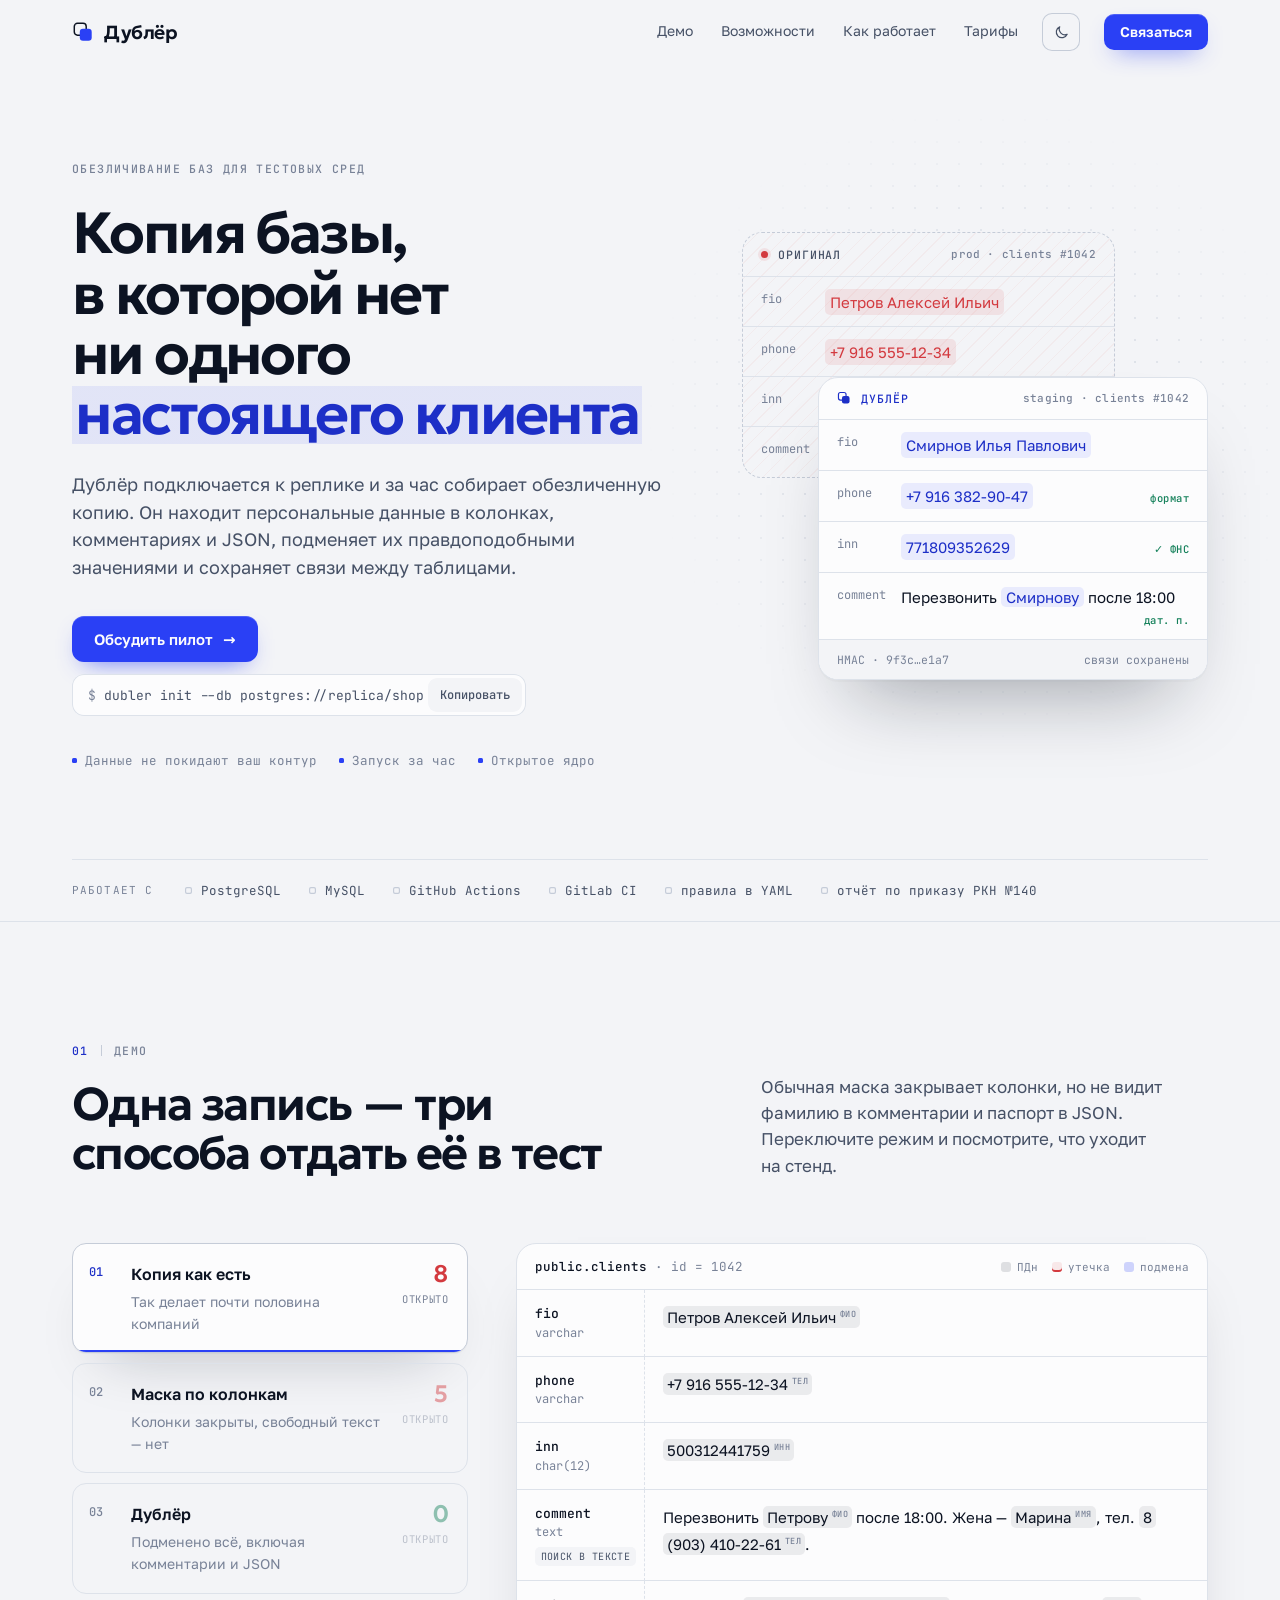
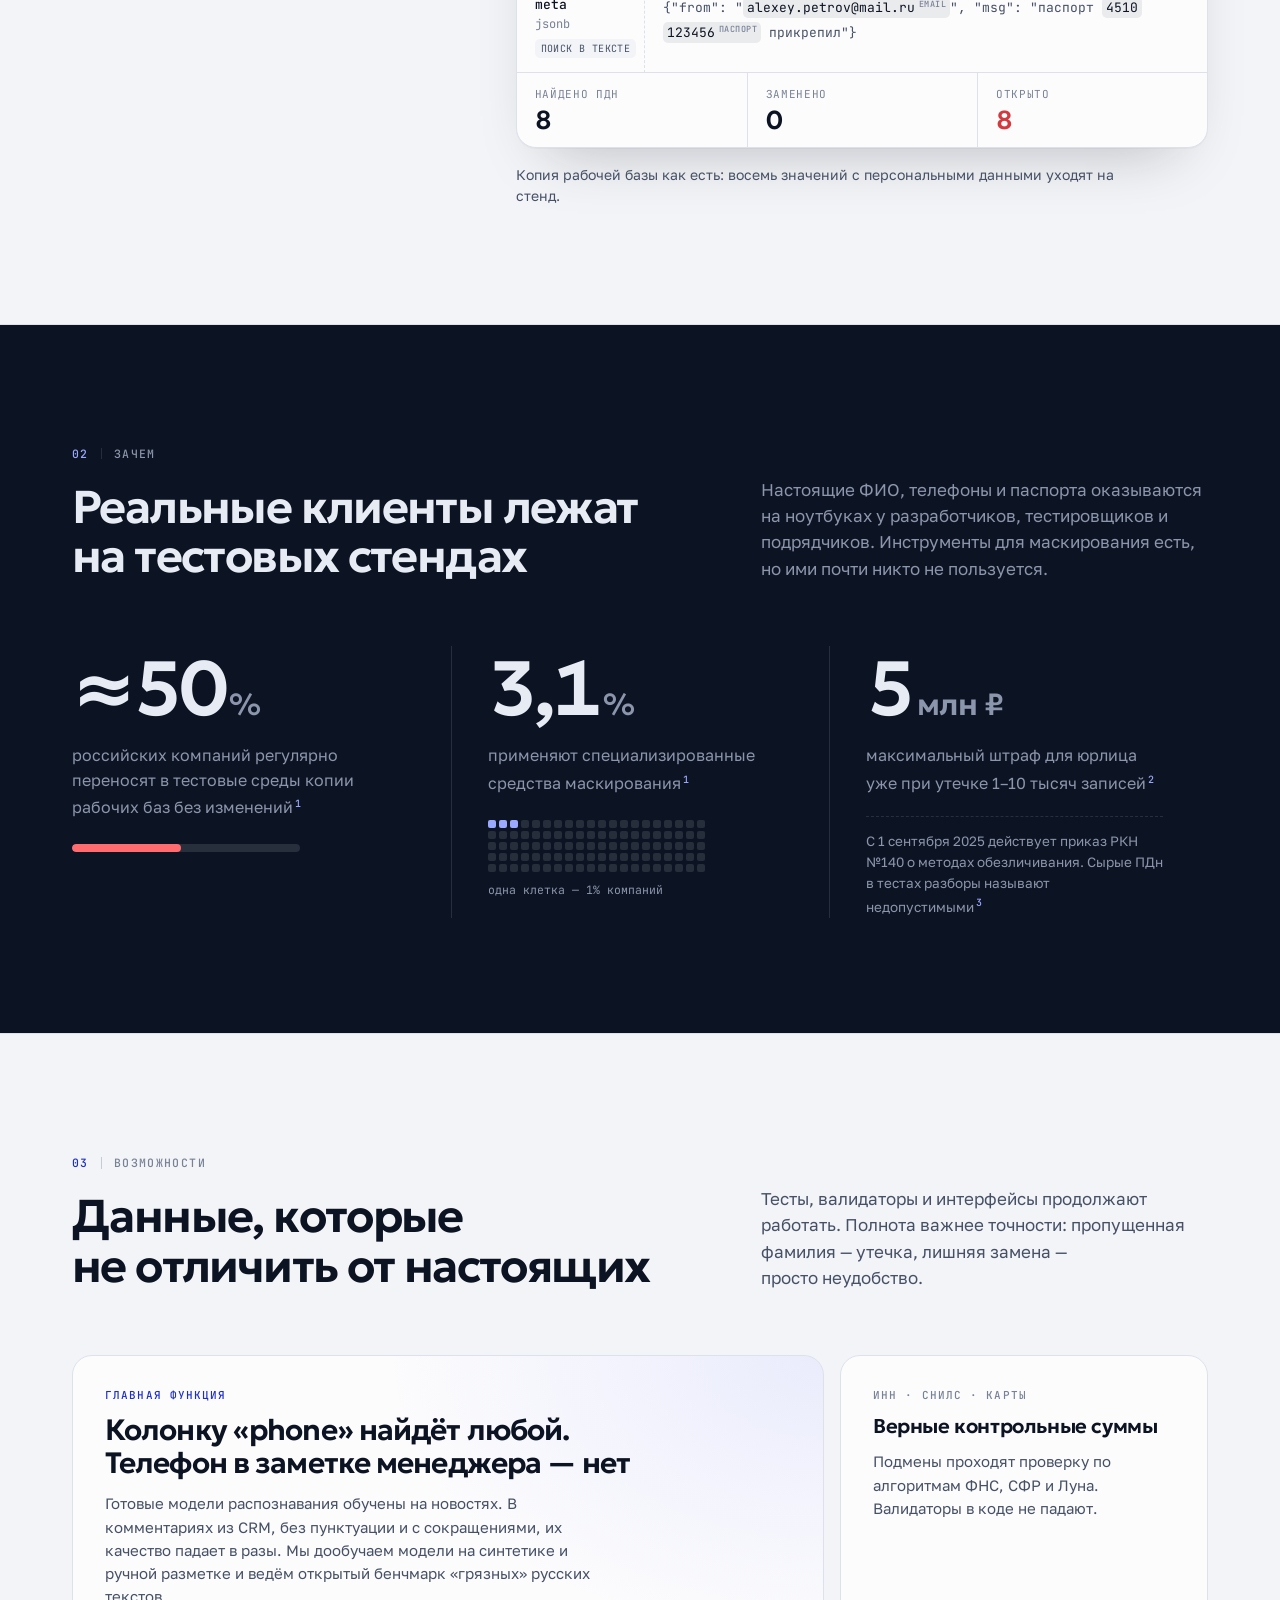
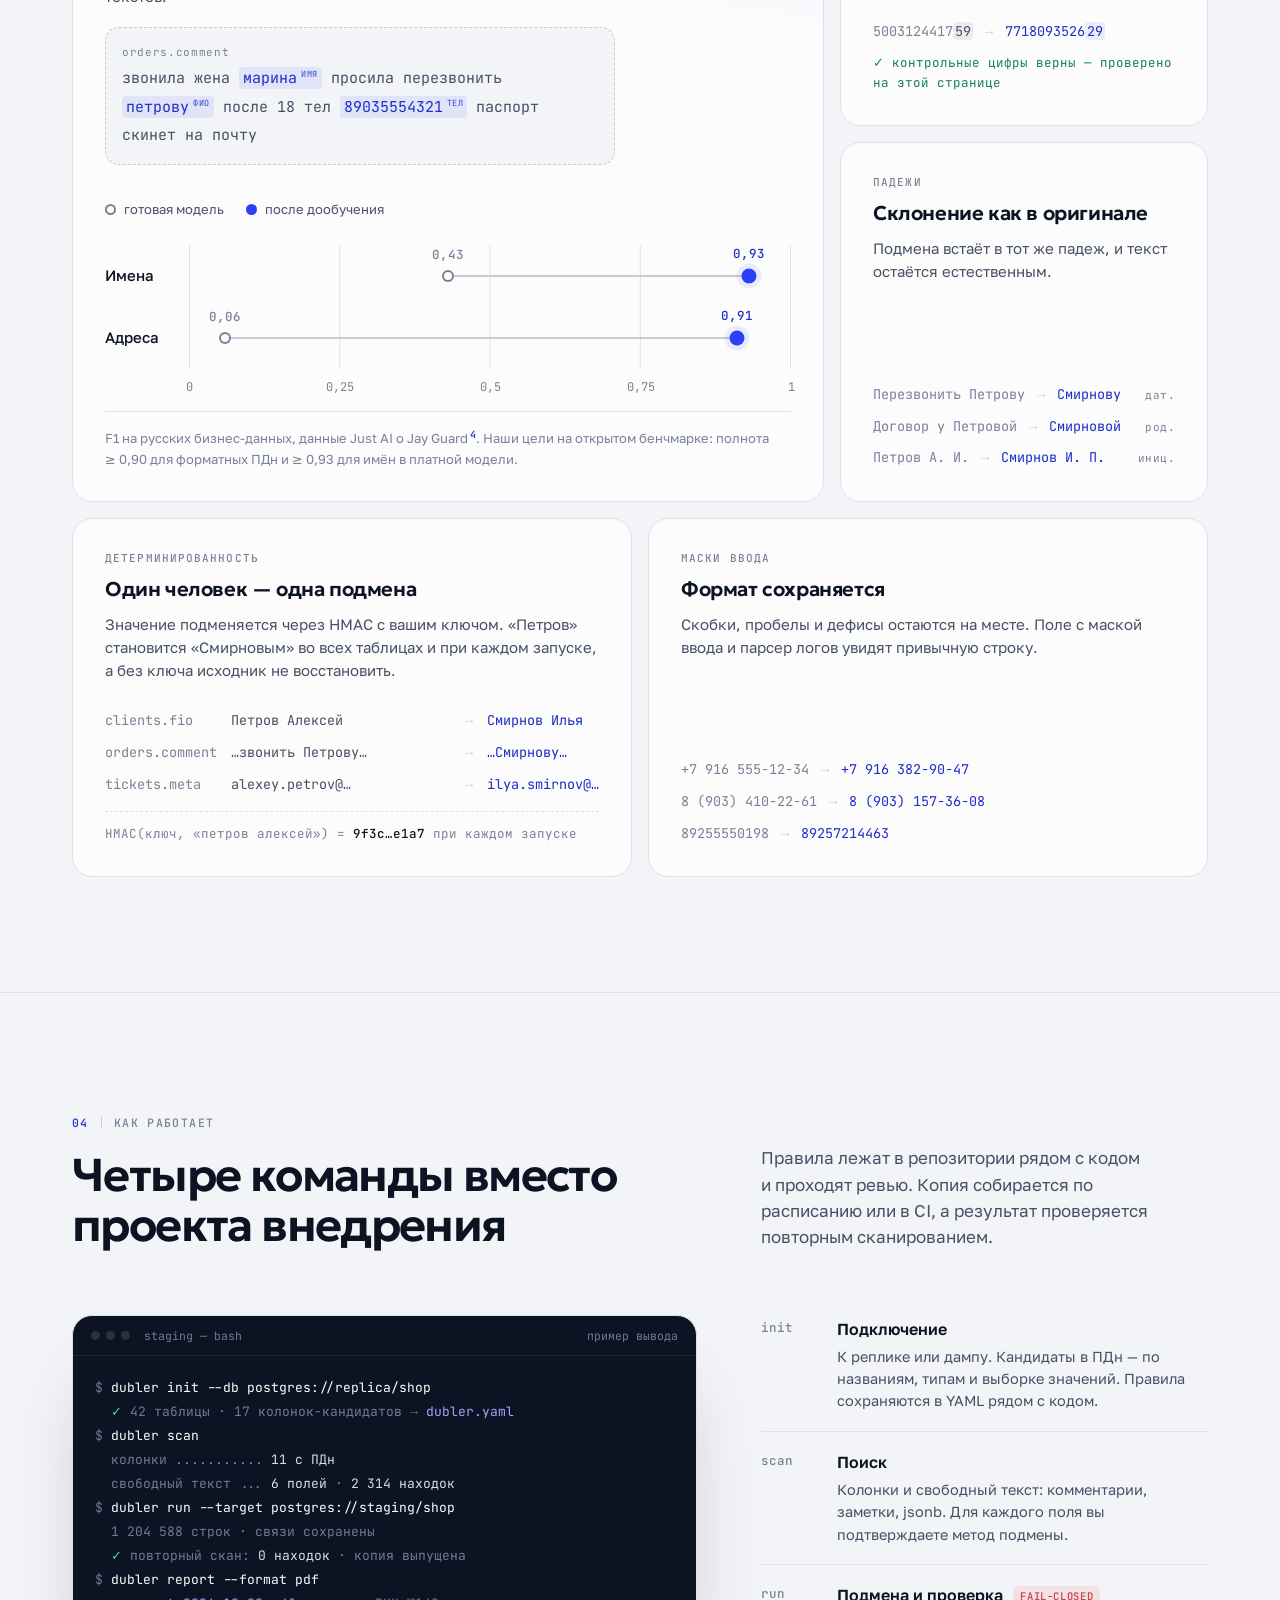
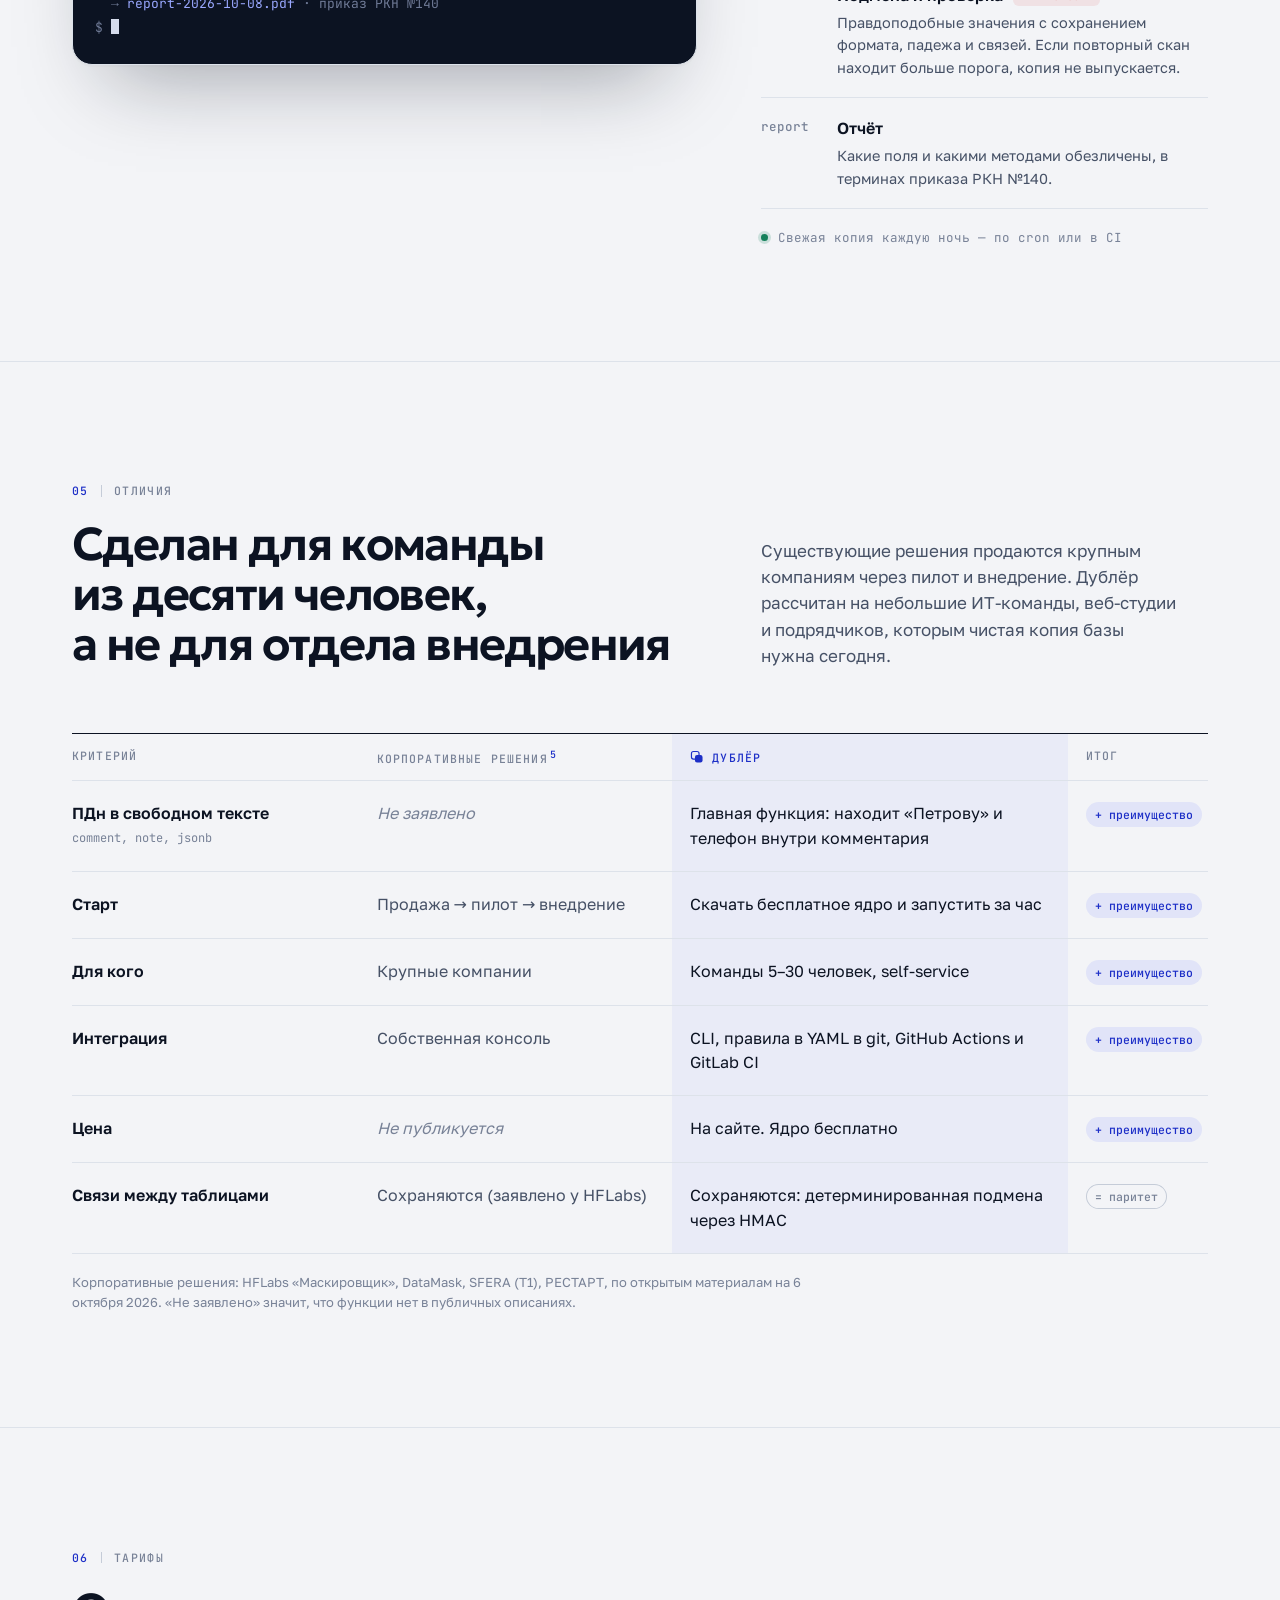
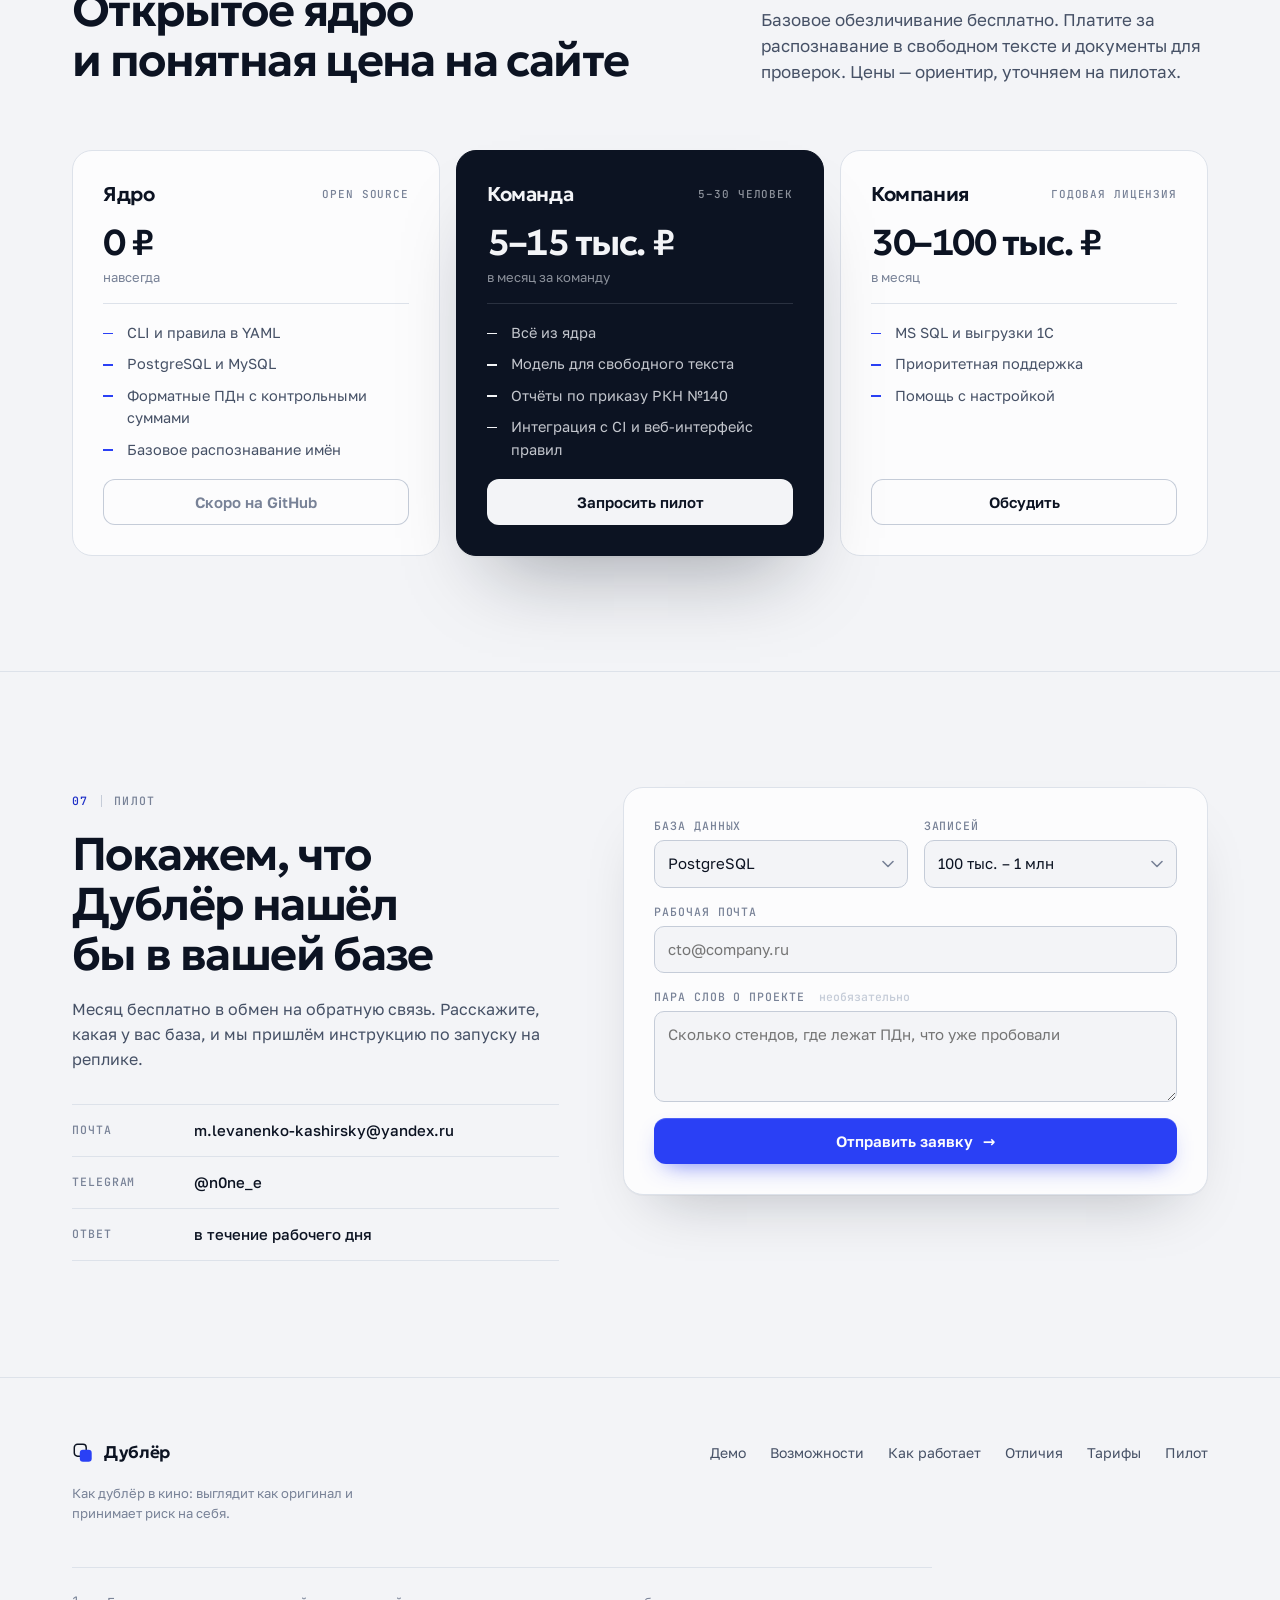
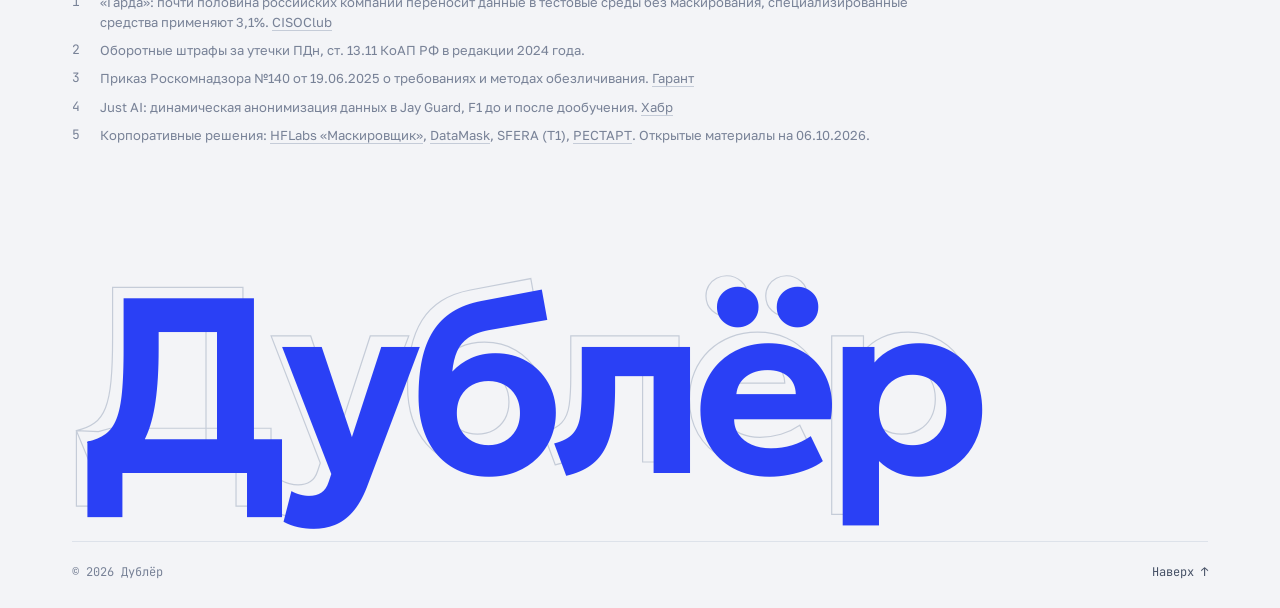
<file: index.html>
<!doctype html>
<html lang="ru">
<head>
<meta charset="utf-8">
<meta name="viewport" content="width=device-width, initial-scale=1, viewport-fit=cover">
<title>Дублёр — обезличенные копии баз для тестовых сред</title>
<meta name="description" content="Дублёр находит персональные данные в колонках, комментариях и JSON и подменяет их правдоподобными значениями, сохраняя связи между таблицами. Открытое ядро, PostgreSQL и MySQL, запуск за час.">
<meta name="theme-color" content="#f3f4f7" media="(prefers-color-scheme: light)">
<meta name="theme-color" content="#0a0e16" media="(prefers-color-scheme: dark)">
<link rel="icon" href="favicon.ico" sizes="32x32">
<link rel="icon" href="favicon.svg" type="image/svg+xml">
<link rel="apple-touch-icon" href="apple-touch-icon.png">

<!-- Превью в соцсетях и мессенджерах. Когда появится домен, добавьте og:url и og:image с абсолютным адресом — см. README -->
<meta property="og:type" content="website">
<meta property="og:locale" content="ru_RU">
<meta property="og:site_name" content="Дублёр">
<meta property="og:title" content="Дублёр — копия базы без единого настоящего клиента">
<meta property="og:description" content="Обезличивание баз для тестовых сред: находит ПДн даже в комментариях и JSON, сохраняет формат, падежи и связи между таблицами.">
<meta name="twitter:card" content="summary">

<link rel="preload" href="fonts/geologica-cyrillic.woff2" as="font" type="font/woff2" crossorigin>
<link rel="preload" href="fonts/golos-text-cyrillic.woff2" as="font" type="font/woff2" crossorigin>
<link rel="stylesheet" href="fonts.css">
<link rel="stylesheet" href="styles.css">
<script src="boot.js"></script>
<script src="app.js" defer></script>
</head>
<body>
<a class="skip" href="#main">К содержанию</a>

<header class="bar" id="bar">
  <div class="wrap">
    <a class="logo" href="#top" aria-label="Дублёр, наверх">
      <svg viewBox="0 0 24 24" aria-hidden="true"><rect class="back" x="2.5" y="2.5" width="13" height="13" rx="3.5"/><rect class="front" x="8.5" y="8.5" width="13" height="13" rx="3.5"/></svg>
      Дублёр
    </a>
    <nav class="nav" aria-label="Разделы">
      <a href="#demo">Демо</a><a href="#features">Возможности</a><a href="#how">Как работает</a><a href="#plans">Тарифы</a>
    </nav>
    <button class="theme" id="themeBtn" type="button" aria-label="Сменить тему">
      <svg class="moon" viewBox="0 0 24 24" aria-hidden="true"><path d="M20 14.5A8 8 0 0 1 9.5 4a8 8 0 1 0 10.5 10.5Z" fill="none" stroke="currentColor" stroke-width="1.7" stroke-linejoin="round"/></svg>
      <svg class="sun" viewBox="0 0 24 24" aria-hidden="true"><g fill="none" stroke="currentColor" stroke-width="1.7" stroke-linecap="round"><circle cx="12" cy="12" r="4"/><path d="M12 2.5v2M12 19.5v2M2.5 12h2M19.5 12h2M5.3 5.3l1.4 1.4M17.3 17.3l1.4 1.4M5.3 18.7l1.4-1.4M17.3 6.7l1.4-1.4"/></g></svg>
    </button>
    <a class="btn sm" href="#contact">Связаться</a>
  </div>
</header>

<main id="main">
  <section class="hero" id="top">
    <div class="wrap hero-grid">
      <div class="hero-copy">
        <span class="eyebrow">Обезличивание баз для тестовых сред</span>
        <h1>Копия базы, в&nbsp;которой нет ни&nbsp;одного <span class="hl">настоящего клиента</span></h1>
        <p class="lead">Дублёр подключается к&nbsp;реплике и&nbsp;за&nbsp;час собирает обезличенную копию. Он находит персональные данные в&nbsp;колонках, комментариях и&nbsp;JSON, подменяет их правдоподобными значениями и&nbsp;сохраняет связи между таблицами.</p>
        <div class="cta-row">
          <a class="btn" href="#contact">Обсудить пилот <span class="arr" aria-hidden="true">→</span></a>
          <div class="cmd"><code id="cmdText"><b>$</b> dubler init --db postgres://replica/shop</code><button class="copy" id="copyBtn" type="button">Копировать</button></div>
        </div>
        <ul class="facts">
          <li>Данные не покидают ваш контур</li>
          <li>Запуск за час</li>
          <li>Открытое ядро</li>
        </ul>
      </div>

      <div class="cast" role="img" aria-label="Запись клиента в рабочей базе и её дублёр в тестовой: Петров Алексей стал Смирновым Ильёй, телефон и ИНН заменены с сохранением формата, фамилия в комментарии — в том же падеже">
        <article class="card orig" aria-hidden="true">
          <header><span class="pin"></span>Оригинал<span class="env">prod · clients #1042</span></header>
          <dl>
            <div><dt>fio</dt><dd><span class="real">Петров Алексей Ильич</span></dd></div>
            <div><dt>phone</dt><dd><span class="real">+7 916 555-12-34</span></dd></div>
            <div><dt>inn</dt><dd><span class="real">500312441759</span></dd></div>
            <div><dt>comment</dt><dd><span>Перезвонить <span class="real">Петрову</span> после 18:00</span></dd></div>
          </dl>
        </article>
        <article class="card dbl" aria-hidden="true">
          <header>
            <svg viewBox="0 0 24 24"><rect fill="none" stroke="currentColor" stroke-width="2" x="2.5" y="2.5" width="13" height="13" rx="3.5"/><rect fill="currentColor" x="8.5" y="8.5" width="13" height="13" rx="3.5"/></svg>
            Дублёр<span class="env">staging · clients #1042</span>
          </header>
          <dl>
            <div><dt>fio</dt><dd><mark>Смирнов Илья Павлович</mark></dd></div>
            <div><dt>phone</dt><dd><mark>+7 916 382-90-47</mark><em>формат</em></dd></div>
            <div><dt>inn</dt><dd><mark>771809352629</mark><em>✓ ФНС</em></dd></div>
            <div><dt>comment</dt><dd><span>Перезвонить <mark>Смирнову</mark> после 18:00</span><em>дат. п.</em></dd></div>
          </dl>
          <footer><span>HMAC · 9f3c…e1a7</span><span>связи сохранены</span></footer>
        </article>
      </div>
    </div>

    <div class="wrap">
      <ul class="strip" aria-label="Совместимость">
        <li class="strip-k">Работает с</li>
        <li>PostgreSQL</li><li>MySQL</li><li>GitHub Actions</li><li>GitLab CI</li><li>правила в YAML</li><li>отчёт по приказу РКН №140</li>
      </ul>
    </div>
  </section>

  <section class="blk" id="demo">
    <div class="wrap">
      <div class="sec-head rv">
        <div><span class="eyebrow"><i>01</i>Демо</span><h2>Одна запись — три способа отдать её&nbsp;в&nbsp;тест</h2></div>
        <p>Обычная маска закрывает колонки, но не видит фамилию в комментарии и паспорт в JSON. Переключите режим и посмотрите, что уходит на стенд.</p>
      </div>

      <div class="demo rv">
        <div class="modes" role="group" aria-label="Способ подготовить копию">
          <button class="mode" type="button" data-mode="raw" aria-pressed="false">
            <span class="m-num">01</span>
            <span class="m-body"><b>Копия как есть</b><span class="m-text">Так делает почти половина компаний</span></span>
            <span class="m-stat bad">8<small>открыто</small></span>
            <i class="m-timer" aria-hidden="true"></i>
          </button>
          <button class="mode" type="button" data-mode="column" aria-pressed="false">
            <span class="m-num">02</span>
            <span class="m-body"><b>Маска по колонкам</b><span class="m-text">Колонки закрыты, свободный текст — нет</span></span>
            <span class="m-stat bad">5<small>открыто</small></span>
            <i class="m-timer" aria-hidden="true"></i>
          </button>
          <button class="mode" type="button" data-mode="dubler" aria-pressed="false">
            <span class="m-num">03</span>
            <span class="m-body"><b>Дублёр</b><span class="m-text">Подменено всё, включая комментарии и JSON</span></span>
            <span class="m-stat good">0<small>открыто</small></span>
            <i class="m-timer" aria-hidden="true"></i>
          </button>
        </div>

        <div class="spec-col">
          <div class="spec" aria-label="Пример записи из базы">
            <div class="spec-head">
              <span class="tbl"><b>public.clients</b> · id = 1042</span>
              <span class="swatches" aria-hidden="true"><span><i class="sw raw"></i>ПДн</span><span><i class="sw leak"></i>утечка</span><span><i class="sw masked"></i>подмена</span></span>
            </div>
            <div class="rec" id="rec"></div>
            <div class="spec-foot">
              <div><span>Найдено ПДн</span><b id="sFound">8</b></div>
              <div><span>Заменено</span><b id="sDone">0</b></div>
              <div><span>Открыто</span><b id="sLeak" class="bad">8</b></div>
            </div>
          </div>
          <p class="spec-cap" id="specCap" aria-live="polite"></p>
        </div>
      </div>
    </div>
  </section>

  <section class="band" id="why">
    <div class="wrap">
      <div class="sec-head rv">
        <div><span class="eyebrow"><i>02</i>Зачем</span><h2>Реальные клиенты лежат на&nbsp;тестовых стендах</h2></div>
        <p>Настоящие ФИО, телефоны и паспорта оказываются на ноутбуках у разработчиков, тестировщиков и подрядчиков. Инструменты для маскирования есть, но ими почти никто не пользуется.</p>
      </div>
      <div class="stats">
        <div class="stat rv">
          <div class="big">≈50<small>%</small></div>
          <p>российских компаний регулярно переносят в тестовые среды копии рабочих баз без изменений<sup class="ref"><a href="#src-1">1</a></sup></p>
          <div class="half" role="img" aria-label="Почти половина"><i></i></div>
        </div>
        <div class="stat rv" style="--d:1">
          <div class="big">3,1<small>%</small></div>
          <p>применяют специализированные средства маскирования<sup class="ref"><a href="#src-1">1</a></sup></p>
          <div class="waffle" id="waffle" role="img" aria-label="3 из 100 компаний"></div>
          <div class="legend">одна клетка — 1% компаний</div>
        </div>
        <div class="stat rv" style="--d:2">
          <div class="big">5<small>млн ₽</small></div>
          <p>максимальный штраф для юрлица уже при утечке 1–10 тысяч записей<sup class="ref"><a href="#src-2">2</a></sup></p>
          <p class="note">С 1 сентября 2025 действует приказ РКН №140 о методах обезличивания. Сырые ПДн в тестах разборы называют недопустимыми<sup class="ref"><a href="#src-3">3</a></sup></p>
        </div>
      </div>
    </div>
  </section>

  <section class="blk" id="features">
    <div class="wrap">
      <div class="sec-head rv">
        <div><span class="eyebrow"><i>03</i>Возможности</span><h2>Данные, которые не&nbsp;отличить от&nbsp;настоящих</h2></div>
        <p>Тесты, валидаторы и интерфейсы продолжают работать. Полнота важнее точности: пропущенная фамилия — утечка, лишняя замена — просто неудобство.</p>
      </div>

      <div class="bento">
        <article class="tile t-text rv">
          <span class="kicker">Главная функция</span>
          <h3>Колонку «phone» найдёт любой. Телефон в&nbsp;заметке менеджера — нет</h3>
          <p>Готовые модели распознавания обучены на новостях. В комментариях из CRM, без пунктуации и с сокращениями, их качество падает в разы. Мы дообучаем модели на синтетике и ручной разметке и ведём открытый бенчмарк «грязных» русских текстов.</p>
          <p class="crm"><span class="src">orders.comment</span>звонила жена <mark>марина<sup>ИМЯ</sup></mark> просила перезвонить <mark>петрову<sup>ФИО</sup></mark> после 18 тел <mark>89035554321<sup>ТЕЛ</sup></mark> паспорт скинет на почту</p>
          <figure class="dumb">
            <div class="dumb-leg" aria-hidden="true"><span><i class="from"></i>готовая модель</span><span><i class="to"></i>после дообучения</span></div>
            <div class="dumb-plot" role="img" aria-label="F1 распознавания: имена 0,43 у готовой модели и 0,93 после дообучения; адреса 0,06 и 0,91">
              <div class="dumb-row" style="--a:.43;--b:.93"><span class="dumb-k">Имена</span><i class="stem"></i><span class="pt from" data-v="0,43"></span><span class="pt to" data-v="0,93"></span></div>
              <div class="dumb-row" style="--a:.06;--b:.91"><span class="dumb-k">Адреса</span><i class="stem"></i><span class="pt from" data-v="0,06"></span><span class="pt to" data-v="0,91"></span></div>
              <div class="dumb-axis" aria-hidden="true"><span style="--x:0">0</span><span style="--x:.25">0,25</span><span style="--x:.5">0,5</span><span style="--x:.75">0,75</span><span style="--x:1">1</span></div>
            </div>
            <figcaption>F1 на русских бизнес-данных, данные Just AI о Jay Guard<sup class="ref"><a href="#src-4">4</a></sup>. Наши цели на открытом бенчмарке: полнота ≥&nbsp;0,90 для форматных ПДн и ≥&nbsp;0,93 для имён в платной модели.</figcaption>
          </figure>
        </article>

        <article class="tile t-inn rv" style="--d:1">
          <span class="kicker">ИНН · СНИЛС · карты</span>
          <h3>Верные контрольные суммы</h3>
          <p>Подмены проходят проверку по алгоритмам ФНС, СФР и Луна. Валидаторы в коде не падают.</p>
          <div class="ex" id="innDemo"></div>
        </article>

        <article class="tile t-case rv" style="--d:2">
          <span class="kicker">Падежи</span>
          <h3>Склонение как в оригинале</h3>
          <p>Подмена встаёт в тот же падеж, и текст остаётся естественным.</p>
          <div class="ex">
            <div class="ln"><span class="from">Перезвонить Петрову</span><span class="ar">→</span><span class="to">Смирнову</span><span class="case">дат.</span></div>
            <div class="ln"><span class="from">Договор у Петровой</span><span class="ar">→</span><span class="to">Смирновой</span><span class="case">род.</span></div>
            <div class="ln"><span class="from">Петров А.&nbsp;И.</span><span class="ar">→</span><span class="to">Смирнов И.&nbsp;П.</span><span class="case">иниц.</span></div>
          </div>
        </article>

        <article class="tile t-hmac rv">
          <span class="kicker">Детерминированность</span>
          <h3>Один человек — одна подмена</h3>
          <p>Значение подменяется через HMAC с вашим ключом. «Петров» становится «Смирновым» во всех таблицах и при каждом запуске, а без ключа исходник не восстановить.</p>
          <div class="ex det">
            <span class="src">clients.fio</span><span class="val">Петров Алексей</span><span class="ar">→</span><span class="to">Смирнов Илья</span>
            <span class="src">orders.comment</span><span class="val">…звонить Петрову…</span><span class="ar">→</span><span class="to">…Смирнову…</span>
            <span class="src">tickets.meta</span><span class="val">alexey.petrov@…</span><span class="ar">→</span><span class="to">ilya.smirnov@…</span>
            <span class="hmac">HMAC(ключ, «петров алексей») = <b>9f3c…e1a7</b> при каждом запуске</span>
          </div>
        </article>

        <article class="tile t-fmt rv" style="--d:1">
          <span class="kicker">Маски ввода</span>
          <h3>Формат сохраняется</h3>
          <p>Скобки, пробелы и дефисы остаются на месте. Поле с маской ввода и парсер логов увидят привычную строку.</p>
          <div class="ex">
            <div class="ln"><span class="from">+7 916 555-12-34</span><span class="ar">→</span><span class="to">+7 916 382-90-47</span></div>
            <div class="ln"><span class="from">8 (903) 410-22-61</span><span class="ar">→</span><span class="to">8 (903) 157-36-08</span></div>
            <div class="ln"><span class="from">89255550198</span><span class="ar">→</span><span class="to">89257214463</span></div>
          </div>
        </article>
      </div>
    </div>
  </section>

  <section class="blk" id="how">
    <div class="wrap">
      <div class="sec-head rv">
        <div><span class="eyebrow"><i>04</i>Как работает</span><h2>Четыре команды вместо проекта внедрения</h2></div>
        <p>Правила лежат в репозитории рядом с кодом и проходят ревью. Копия собирается по расписанию или в CI, а результат проверяется повторным сканированием.</p>
      </div>
      <div class="how">
        <div class="term rv" id="term">
          <div class="term-top"><span class="dots" aria-hidden="true"><i></i><i></i><i></i></span><span>staging — bash</span><span class="term-note">пример вывода</span></div>
<pre><span class="g" data-g="1"><span class="p">$ </span><span class="c">dubler init --db postgres://replica/shop</span>
<span class="k">  ✓</span><span class="o"> 42 таблицы · 17 колонок-кандидатов → </span><span class="a">dubler.yaml</span></span>
<span class="g" data-g="2"><span class="p">$ </span><span class="c">dubler scan</span>
<span class="o">  колонки ........... </span>11 с ПДн
<span class="o">  свободный текст ... </span>6 полей<span class="o"> · </span>2 314 находок</span>
<span class="g" data-g="3"><span class="p">$ </span><span class="c">dubler run --target postgres://staging/shop</span>
<span class="o">  1 204 588 строк · связи сохранены</span>
<span class="k">  ✓</span><span class="o"> повторный скан: </span>0 находок<span class="o"> · копия выпущена</span></span>
<span class="g" data-g="4"><span class="p">$ </span><span class="c">dubler report --format pdf</span>
<span class="o">  → </span><span class="a">report-2026-10-08.pdf</span><span class="o"> · приказ РКН №140</span></span>
<span class="p">$ </span><span class="cursor" aria-hidden="true"></span></pre>
        </div>
        <div class="rv" style="--d:1">
          <ol class="steps" id="steps">
            <li data-step="1"><code>init</code><b>Подключение</b><span>К реплике или дампу. Кандидаты в ПДн — по названиям, типам и выборке значений. Правила сохраняются в YAML рядом с кодом.</span></li>
            <li data-step="2"><code>scan</code><b>Поиск</b><span>Колонки и свободный текст: комментарии, заметки, jsonb. Для каждого поля вы подтверждаете метод подмены.</span></li>
            <li data-step="3" class="gate"><code>run</code><b>Подмена и проверка <em>fail-closed</em></b><span>Правдоподобные значения с сохранением формата, падежа и связей. Если повторный скан находит больше порога, копия не выпускается.</span></li>
            <li data-step="4"><code>report</code><b>Отчёт</b><span>Какие поля и какими методами обезличены, в терминах приказа РКН №140.</span></li>
          </ol>
          <p class="cron">Свежая копия каждую ночь — по cron или в CI</p>
        </div>
      </div>
    </div>
  </section>

  <section class="blk" id="diff">
    <div class="wrap">
      <div class="sec-head rv">
        <div><span class="eyebrow"><i>05</i>Отличия</span><h2>Сделан для команды из&nbsp;десяти человек, а&nbsp;не&nbsp;для отдела внедрения</h2></div>
        <p>Существующие решения продаются крупным компаниям через пилот и внедрение. Дублёр рассчитан на небольшие ИТ-команды, веб-студии и подрядчиков, которым чистая копия базы нужна сегодня.</p>
      </div>
      <div class="cmp rv" role="table" aria-label="Сравнение с корпоративными решениями">
        <div class="cmp-row cmp-head" role="row">
          <div role="columnheader">Критерий</div>
          <div role="columnheader">Корпоративные решения<sup class="ref"><a href="#src-5">5</a></sup></div>
          <div role="columnheader" class="us"><svg viewBox="0 0 24 24" aria-hidden="true"><rect fill="none" stroke="currentColor" stroke-width="2" x="2.5" y="2.5" width="13" height="13" rx="3.5"/><rect fill="currentColor" x="8.5" y="8.5" width="13" height="13" rx="3.5"/></svg>Дублёр</div>
          <div role="columnheader">Итог</div>
        </div>
        <div class="cmp-row" role="row">
          <div class="crit" role="rowheader">ПДн в свободном тексте<small>comment, note, jsonb</small></div>
          <div class="corp na" role="cell">Не заявлено</div>
          <div class="us us-val" role="cell">Главная функция: находит «Петрову» и телефон внутри комментария</div>
          <div role="cell"><span class="vd adv">+ преимущество</span></div>
        </div>
        <div class="cmp-row" role="row">
          <div class="crit" role="rowheader">Старт</div>
          <div class="corp" role="cell">Продажа → пилот → внедрение</div>
          <div class="us us-val" role="cell">Скачать бесплатное ядро и запустить за час</div>
          <div role="cell"><span class="vd adv">+ преимущество</span></div>
        </div>
        <div class="cmp-row" role="row">
          <div class="crit" role="rowheader">Для кого</div>
          <div class="corp" role="cell">Крупные компании</div>
          <div class="us us-val" role="cell">Команды 5–30 человек, self-service</div>
          <div role="cell"><span class="vd adv">+ преимущество</span></div>
        </div>
        <div class="cmp-row" role="row">
          <div class="crit" role="rowheader">Интеграция</div>
          <div class="corp" role="cell">Собственная консоль</div>
          <div class="us us-val" role="cell">CLI, правила в YAML в git, GitHub Actions и GitLab CI</div>
          <div role="cell"><span class="vd adv">+ преимущество</span></div>
        </div>
        <div class="cmp-row" role="row">
          <div class="crit" role="rowheader">Цена</div>
          <div class="corp na" role="cell">Не публикуется</div>
          <div class="us us-val" role="cell">На сайте. Ядро бесплатно</div>
          <div role="cell"><span class="vd adv">+ преимущество</span></div>
        </div>
        <div class="cmp-row" role="row">
          <div class="crit" role="rowheader">Связи между таблицами</div>
          <div class="corp" role="cell">Сохраняются (заявлено у HFLabs)</div>
          <div class="us us-val" role="cell">Сохраняются: детерминированная подмена через HMAC</div>
          <div role="cell"><span class="vd par">= паритет</span></div>
        </div>
      </div>
      <p class="fine">Корпоративные решения: HFLabs «Маскировщик», DataMask, SFERA (Т1), РЕСТАРТ, по открытым материалам на 6 октября 2026. «Не заявлено» значит, что функции нет в публичных описаниях.</p>
    </div>
  </section>

  <section class="blk" id="plans">
    <div class="wrap">
      <div class="sec-head rv">
        <div><span class="eyebrow"><i>06</i>Тарифы</span><h2>Открытое ядро и&nbsp;понятная цена на&nbsp;сайте</h2></div>
        <p>Базовое обезличивание бесплатно. Платите за распознавание в свободном тексте и документы для проверок. Цены — ориентир, уточняем на пилотах.</p>
      </div>
      <div class="plans">
        <article class="plan rv">
          <h3>Ядро <small>open source</small></h3>
          <div class="price">0 ₽<small>навсегда</small></div>
          <ul><li>CLI и правила в YAML</li><li>PostgreSQL и MySQL</li><li>Форматные ПДн с контрольными суммами</li><li>Базовое распознавание имён</li></ul>
          <span class="btn soon" aria-disabled="true">Скоро на GitHub</span>
        </article>
        <article class="plan feat rv" style="--d:1">
          <h3>Команда <small>5–30 человек</small></h3>
          <div class="price">5–15 тыс. ₽<small>в месяц за команду</small></div>
          <ul><li>Всё из ядра</li><li>Модель для свободного текста</li><li>Отчёты по приказу РКН №140</li><li>Интеграция с CI и веб-интерфейс правил</li></ul>
          <a class="btn" href="#contact">Запросить пилот</a>
        </article>
        <article class="plan rv" style="--d:2">
          <h3>Компания <small>годовая лицензия</small></h3>
          <div class="price">30–100 тыс. ₽<small>в месяц</small></div>
          <ul><li>MS SQL и выгрузки 1С</li><li>Приоритетная поддержка</li><li>Помощь с настройкой</li></ul>
          <a class="btn ghost" href="#contact">Обсудить</a>
        </article>
      </div>
    </div>
  </section>

  <section class="blk" id="contact">
    <div class="wrap contact">
      <div class="rv">
        <span class="eyebrow"><i>07</i>Пилот</span>
        <h2>Покажем, что Дублёр нашёл бы в&nbsp;вашей базе</h2>
        <p>Месяц бесплатно в обмен на обратную связь. Расскажите, какая у вас база, и мы пришлём инструкцию по запуску на реплике.</p>
        <ul class="direct">
          <li><span>Почта</span><a href="mailto:m.levanenko-kashirsky@yandex.ru" data-contact-email>m.levanenko-kashirsky@yandex.ru</a></li>
          <li><span>Telegram</span><a href="https://t.me/n0ne_e" target="_blank" rel="noopener">@n0ne_e</a></li>
          <li><span>Ответ</span><b>в течение рабочего дня</b></li>
        </ul>
      </div>
      <form class="form rv" id="form" style="--d:1" novalidate>
        <div class="fld">
          <label for="db">База данных</label>
          <select id="db" name="db"><option>PostgreSQL</option><option>MySQL</option><option>MS SQL</option><option>1С</option><option>Другая</option></select>
        </div>
        <div class="fld">
          <label for="rows">Записей</label>
          <select id="rows" name="rows"><option>до 100 тыс.</option><option selected>100 тыс. – 1 млн</option><option>1–10 млн</option><option>больше 10 млн</option></select>
        </div>
        <div class="fld wide">
          <label for="email">Рабочая почта</label>
          <input id="email" name="email" type="email" autocomplete="email" placeholder="cto@company.ru" required aria-describedby="emailErr">
          <span class="err" id="emailErr" aria-live="polite"></span>
        </div>
        <div class="fld wide">
          <label for="comment">Пара слов о проекте <span class="opt">необязательно</span></label>
          <textarea id="comment" name="comment" rows="3" placeholder="Сколько стендов, где лежат ПДн, что уже пробовали"></textarea>
        </div>
        <div class="hp" aria-hidden="true"><label for="website">Сайт</label><input id="website" name="website" type="text" tabindex="-1" autocomplete="off"></div>
        <button class="btn" type="submit">Отправить заявку <span class="arr" aria-hidden="true">→</span></button>
        <p class="status" id="formStatus" role="status" hidden></p>
      </form>
    </div>
  </section>
</main>

<footer class="foot">
  <div class="wrap">
    <div class="foot-top">
      <div>
        <a class="logo" href="#top"><svg viewBox="0 0 24 24" aria-hidden="true"><rect class="back" x="2.5" y="2.5" width="13" height="13" rx="3.5"/><rect class="front" x="8.5" y="8.5" width="13" height="13" rx="3.5"/></svg>Дублёр</a>
        <p class="tagline">Как дублёр в кино: выглядит как оригинал и принимает риск на себя.</p>
      </div>
      <nav class="foot-nav" aria-label="Разделы">
        <a href="#demo">Демо</a><a href="#features">Возможности</a><a href="#how">Как работает</a><a href="#diff">Отличия</a><a href="#plans">Тарифы</a><a href="#contact">Пилот</a>
      </nav>
    </div>
    <ol class="refs">
      <li id="src-1"><span>«Гарда»: почти половина российских компаний переносит данные в тестовые среды без маскирования, специализированные средства применяют 3,1%. <a href="https://cisoclub.ru/garda-pochti-polovina-rossijskih-kompanij-perenosit-dannye-v-testovye-sredy-bez-maskirovanija" target="_blank" rel="noopener">CISOClub</a></span></li>
      <li id="src-2"><span>Оборотные штрафы за утечки ПДн, ст. 13.11 КоАП РФ в редакции 2024 года.</span></li>
      <li id="src-3"><span>Приказ Роскомнадзора №140 от 19.06.2025 о требованиях и методах обезличивания. <a href="https://www.garant.ru/products/ipo/prime/doc/412328220/" target="_blank" rel="noopener">Гарант</a></span></li>
      <li id="src-4"><span>Just AI: динамическая анонимизация данных в Jay Guard, F1 до и после дообучения. <a href="https://habr.com/ru/companies/just_ai/articles/946392/" target="_blank" rel="noopener">Хабр</a></span></li>
      <li id="src-5"><span>Корпоративные решения: <a href="https://habr.com/ru/news/732788/" target="_blank" rel="noopener">HFLabs «Маскировщик»</a>, <a href="https://d-mask.ru/" target="_blank" rel="noopener">DataMask</a>, SFERA (Т1), <a href="https://restart.re/solutions/data-masking-anonymization/" target="_blank" rel="noopener">РЕСТАРТ</a>. Открытые материалы на 06.10.2026.</span></li>
    </ol>
    <div class="giant" aria-hidden="true"><span class="g-back">Дублёр</span><span class="g-front">Дублёр</span></div>
    <div class="foot-bottom"><span>© 2026 Дублёр</span><a href="#top">Наверх ↑</a></div>
  </div>
</footer>
</body>
</html>
</file>
<file: fonts.css>
/* Шрифты лежат вместе с сайтом, чтобы страница не зависела от доступности Google Fonts.
   Geologica, Golos Text и JetBrains Mono распространяются по SIL Open Font License 1.1 — тексты лицензий в fonts/. */
@font-face{font-family:"Geologica";font-style:normal;font-weight:400 600;font-display:swap;src:url(fonts/geologica-cyrillic.woff2) format("woff2");unicode-range:U+0301, U+0400-045F, U+0490-0491, U+04B0-04B1, U+2116}
@font-face{font-family:"Geologica";font-style:normal;font-weight:400 600;font-display:swap;src:url(fonts/geologica-latin-ext.woff2) format("woff2");unicode-range:U+0100-02BA, U+02BD-02C5, U+02C7-02CC, U+02CE-02D7, U+02DD-02FF, U+0304, U+0308, U+0329, U+1D00-1DBF, U+1E00-1E9F, U+1EF2-1EFF, U+2020, U+20A0-20AB, U+20AD-20C4, U+2113, U+2C60-2C7F, U+A720-A7FF}
@font-face{font-family:"Geologica";font-style:normal;font-weight:400 600;font-display:swap;src:url(fonts/geologica-latin.woff2) format("woff2");unicode-range:U+0000-00FF, U+0131, U+0152-0153, U+02BB-02BC, U+02C6, U+02DA, U+02DC, U+0304, U+0308, U+0329, U+2000-206F, U+20AC, U+2122, U+2191, U+2193, U+2212, U+2215, U+FEFF, U+FFFD}
@font-face{font-family:"Golos Text";font-style:normal;font-weight:400 600;font-display:swap;src:url(fonts/golos-text-cyrillic.woff2) format("woff2");unicode-range:U+0301, U+0400-045F, U+0490-0491, U+04B0-04B1, U+2116}
@font-face{font-family:"Golos Text";font-style:normal;font-weight:400 600;font-display:swap;src:url(fonts/golos-text-latin-ext.woff2) format("woff2");unicode-range:U+0100-02BA, U+02BD-02C5, U+02C7-02CC, U+02CE-02D7, U+02DD-02FF, U+0304, U+0308, U+0329, U+1D00-1DBF, U+1E00-1E9F, U+1EF2-1EFF, U+2020, U+20A0-20AB, U+20AD-20C4, U+2113, U+2C60-2C7F, U+A720-A7FF}
@font-face{font-family:"Golos Text";font-style:normal;font-weight:400 600;font-display:swap;src:url(fonts/golos-text-latin.woff2) format("woff2");unicode-range:U+0000-00FF, U+0131, U+0152-0153, U+02BB-02BC, U+02C6, U+02DA, U+02DC, U+0304, U+0308, U+0329, U+2000-206F, U+20AC, U+2122, U+2191, U+2193, U+2212, U+2215, U+FEFF, U+FFFD}
@font-face{font-family:"JetBrains Mono";font-style:normal;font-weight:400 500;font-display:swap;src:url(fonts/jetbrains-mono-cyrillic.woff2) format("woff2");unicode-range:U+0301, U+0400-045F, U+0490-0491, U+04B0-04B1, U+2116}
@font-face{font-family:"JetBrains Mono";font-style:normal;font-weight:400 500;font-display:swap;src:url(fonts/jetbrains-mono-latin-ext.woff2) format("woff2");unicode-range:U+0100-02BA, U+02BD-02C5, U+02C7-02CC, U+02CE-02D7, U+02DD-02FF, U+0304, U+0308, U+0329, U+1D00-1DBF, U+1E00-1E9F, U+1EF2-1EFF, U+2020, U+20A0-20AB, U+20AD-20C4, U+2113, U+2C60-2C7F, U+A720-A7FF}
@font-face{font-family:"JetBrains Mono";font-style:normal;font-weight:400 500;font-display:swap;src:url(fonts/jetbrains-mono-latin.woff2) format("woff2");unicode-range:U+0000-00FF, U+0131, U+0152-0153, U+02BB-02BC, U+02C6, U+02DA, U+02DC, U+0304, U+0308, U+0329, U+2000-206F, U+20AC, U+2122, U+2191, U+2193, U+2212, U+2215, U+FEFF, U+FFFD}
</file>
<file: styles.css>
/* Дублёр — сайт-визитка.
   Швейцарская сетка, волосяные линии и моно-аннотации, как у сканера.
   Сквозной мотив — «оригинал и дублёр»: два смещённых слоя, как в логотипе. */

/* ---------- Токены ---------- */
:root{
  --paper:#f3f4f7;--surface:#fcfcfd;--ink:#0c1322;--ink-2:#465166;--muted:#788297;--line:#dde2ea;--line-2:#c5ccd8;
  --accent:#2a40f5;--accent-ink:#1d2fc7;--accent-soft:rgba(42,64,245,.085);
  --leak:#d33a3f;--leak-soft:rgba(211,58,63,.1);--ok:#14805a;
  --band:#0c1322;--band-ink:#e7ebf3;--band-muted:#8b95ab;--band-line:rgba(231,235,243,.12);--band-acc:#9aa8ff;--band-leak:#ff6b6e;
  --term-bg:#0c1322;--term-ink:#d6dcec;--term-muted:#6f7a96;--term-acc:#9aa8ff;--term-ok:#5fd19b;
  --shadow:0 1px 0 rgba(12,19,34,.03),0 30px 60px -32px rgba(12,19,34,.28);
  --shadow-lg:0 2px 0 rgba(12,19,34,.02),0 46px 80px -36px rgba(12,19,34,.36);
  --sun:none;--moon:block;
  --f-display:"Geologica","Golos Text",system-ui,sans-serif;
  --f-body:"Golos Text",system-ui,-apple-system,"Segoe UI",sans-serif;
  --f-mono:"JetBrains Mono",ui-monospace,"SFMono-Regular",Consolas,monospace;
  --ease:cubic-bezier(.2,.8,.2,1);
  --r-lg:20px;--r-md:14px;--r-sm:10px;
  --sec:clamp(72px,9vw,128px);
  --bar-h:64px;
}
@media (prefers-color-scheme:dark){:root:not([data-theme="light"]){
  --paper:#0a0e16;--surface:#10151f;--ink:#e7ebf3;--ink-2:#a8b1c3;--muted:#717b90;--line:#1e2533;--line-2:#2d3647;
  --accent:#8796ff;--accent-ink:#aab4ff;--accent-soft:rgba(135,150,255,.12);
  --leak:#ff6b6e;--leak-soft:rgba(255,107,110,.13);--ok:#4cc38a;
  --band:#0e1420;--band-line:rgba(231,235,243,.08);
  --term-bg:#05080e;--shadow:0 30px 60px -32px rgba(0,0,0,.8);--shadow-lg:0 46px 80px -36px rgba(0,0,0,.9);
  --sun:block;--moon:none;color-scheme:dark}}
:root[data-theme="dark"]{
  --paper:#0a0e16;--surface:#10151f;--ink:#e7ebf3;--ink-2:#a8b1c3;--muted:#717b90;--line:#1e2533;--line-2:#2d3647;
  --accent:#8796ff;--accent-ink:#aab4ff;--accent-soft:rgba(135,150,255,.12);
  --leak:#ff6b6e;--leak-soft:rgba(255,107,110,.13);--ok:#4cc38a;
  --band:#0e1420;--band-line:rgba(231,235,243,.08);
  --term-bg:#05080e;--shadow:0 30px 60px -32px rgba(0,0,0,.8);--shadow-lg:0 46px 80px -36px rgba(0,0,0,.9);
  --sun:block;--moon:none;color-scheme:dark}

/* ---------- База ---------- */
*{box-sizing:border-box}
html{scroll-behavior:smooth;scroll-padding-top:var(--bar-h)}
body{margin:0;background:var(--paper);color:var(--ink);font:16px/1.55 var(--f-body);-webkit-font-smoothing:antialiased;text-rendering:optimizeLegibility}
h1,h2,h3,p,ol,ul,dl,dd,figure{margin:0}
ol,ul{padding:0;list-style:none}
a{color:inherit}
button,input,select,textarea{font:inherit;color:inherit}
::selection{background:var(--accent);color:var(--surface)}
:focus-visible{outline:2px solid var(--accent);outline-offset:3px;border-radius:6px}
.wrap{max-width:1200px;margin-inline:auto;padding-inline:clamp(16px,3vw,32px)}
.skip{position:absolute;left:16px;top:-56px;z-index:30;padding:10px 14px;border-radius:var(--r-sm);background:var(--ink);color:var(--paper);text-decoration:none;transition:top .2s var(--ease)}
.skip:focus{top:12px}
.eyebrow{display:inline-flex;align-items:center;font:500 11.5px/1 var(--f-mono);letter-spacing:.12em;text-transform:uppercase;color:var(--muted)}
.eyebrow i{font-style:normal;color:var(--accent-ink);margin-right:12px;padding-right:12px;border-right:1px solid var(--line-2)}
sup.ref a{font:500 10px var(--f-mono);color:var(--accent-ink);text-decoration:none;margin-left:2px}
sup.ref a:hover{text-decoration:underline}
h2{font:600 clamp(30px,3.6vw,46px)/1.08 var(--f-display);letter-spacing:-.035em;margin-top:18px;text-wrap:balance}

/* ---------- Кнопки ---------- */
.btn{display:inline-flex;align-items:center;justify-content:center;gap:10px;border:0;border-radius:12px;padding:14px 22px;background:var(--accent);color:var(--surface);
  font-weight:600;font-size:15px;line-height:1.2;text-decoration:none;cursor:pointer;
  box-shadow:inset 0 1px 0 rgba(255,255,255,.16),0 10px 24px -12px color-mix(in oklab,var(--accent) 80%,transparent);
  transition:transform .15s var(--ease),filter .15s,box-shadow .2s}
.btn:hover{filter:brightness(1.08);transform:translateY(-1px)}
.btn:active{transform:translateY(1px)}
.btn .arr{transition:transform .2s var(--ease)}
.btn:hover .arr{transform:translateX(3px)}
.btn.sm{padding:10px 16px;font-size:14px;border-radius:10px}
.btn.ghost{background:transparent;color:var(--ink);box-shadow:inset 0 0 0 1px var(--line-2)}
.btn.ghost:hover{box-shadow:inset 0 0 0 1px var(--ink)}
.btn.soon{background:transparent;color:var(--muted);box-shadow:inset 0 0 0 1px var(--line-2);cursor:default}
.btn.soon:hover{transform:none;filter:none}
.btn[disabled]{opacity:.6;cursor:progress;transform:none}

/* ---------- Шапка ---------- */
.bar{position:sticky;top:0;z-index:10;border-bottom:1px solid transparent;transition:background .25s,border-color .25s}
.bar.scrolled{background:color-mix(in oklab,var(--paper) 84%,transparent);border-bottom-color:var(--line);
  backdrop-filter:blur(14px) saturate(1.4);-webkit-backdrop-filter:blur(14px) saturate(1.4)}
.bar .wrap{display:flex;align-items:center;gap:24px;height:var(--bar-h)}
.logo{display:inline-flex;align-items:center;gap:10px;font:600 19px/1 var(--f-display);letter-spacing:-.02em;text-decoration:none}
.logo svg{width:22px;height:22px;overflow:visible}
.logo .back{fill:none;stroke:currentColor;stroke-width:1.6}
.logo .front{fill:var(--accent);transition:transform .35s var(--ease)}
.logo:hover .front{transform:translate(-2px,-2px)}
.nav{display:flex;gap:28px;margin-left:auto;font-size:14px}
.nav a{text-decoration:none;color:var(--ink-2);padding-bottom:2px;background:linear-gradient(currentColor,currentColor) 0 100%/0 1px no-repeat;transition:background-size .25s var(--ease),color .2s}
.nav a:hover,.nav a.on{color:var(--ink);background-size:100% 1px}
.theme{display:grid;place-items:center;flex:none;width:38px;height:38px;border:0;border-radius:var(--r-sm);background:transparent;color:var(--ink-2);cursor:pointer;
  box-shadow:inset 0 0 0 1px var(--line-2);transition:box-shadow .15s,color .15s}
.theme:hover{box-shadow:inset 0 0 0 1px var(--ink);color:var(--ink)}
.theme svg{width:17px;height:17px}
.theme .sun{display:var(--sun)}
.theme .moon{display:var(--moon)}

/* ---------- Герой ---------- */
.hero{position:relative;padding-top:clamp(40px,7vw,96px);overflow:clip}
.hero::before{content:"";position:absolute;inset:0 0 0 38%;pointer-events:none;opacity:.75;
  background:radial-gradient(var(--line-2) 1px,transparent 1.3px) 0 0/22px 22px;
  -webkit-mask-image:radial-gradient(58% 52% at 62% 42%,#000 15%,transparent 72%);mask-image:radial-gradient(58% 52% at 62% 42%,#000 15%,transparent 72%)}
.hero-grid{position:relative;display:grid;grid-template-columns:minmax(0,1.12fr) minmax(0,.88fr);gap:clamp(40px,6vw,88px);align-items:center}
.hero h1{font:600 clamp(38px,4.6vw,58px)/1.04 var(--f-display);letter-spacing:-.045em;margin:24px 0 26px;text-wrap:balance}
.hl{color:var(--accent-ink);background:linear-gradient(transparent 12%,var(--accent-soft) 12%,var(--accent-soft) 92%,transparent 92%);padding:0 .06em;-webkit-box-decoration-break:clone;box-decoration-break:clone}
.lead{font-size:18px;color:var(--ink-2);max-width:34em;text-wrap:pretty}
.cta-row{display:flex;flex-wrap:wrap;gap:12px;margin-top:34px}
.cmd{display:inline-flex;align-items:center;gap:4px;min-width:0;max-width:100%;border-radius:12px;background:var(--surface);box-shadow:inset 0 0 0 1px var(--line);
  padding:4px 4px 4px 16px;font:13px var(--f-mono);color:var(--ink-2)}
.cmd code{white-space:nowrap;overflow:hidden;text-overflow:ellipsis;font:inherit}
.cmd code b{color:var(--muted);font-weight:400}
.copy{flex:none;border:0;background:var(--paper);border-radius:9px;padding:9px 12px;font:500 12px var(--f-mono);color:var(--ink-2);cursor:pointer;transition:background .15s,color .15s}
.copy:hover{background:var(--line);color:var(--ink)}
.copy.done{color:var(--ok)}
.facts{display:flex;flex-wrap:wrap;gap:8px 22px;margin-top:36px;font:12.5px var(--f-mono);color:var(--muted)}
.facts li{display:flex;align-items:center;gap:8px}
.facts li::before{content:"";width:5px;height:5px;border-radius:1.5px;background:var(--accent)}

/* Две карточки — оригинал позади, дублёр впереди со смещением, как квадраты в логотипе */
.cast{--lab-w:82px;display:grid;padding-block:8px 20px}
.card{grid-area:1/1;min-width:0;border-radius:var(--r-lg);overflow:hidden}
.card header{display:flex;align-items:center;gap:10px;padding:13px 18px;border-bottom:1px solid var(--line);font:500 11.5px var(--f-mono);letter-spacing:.08em;text-transform:uppercase}
.card header svg{width:14px;height:14px}
.card .env{margin-left:auto;font-size:11px;letter-spacing:.02em;text-transform:none;color:var(--muted);white-space:nowrap}
.card dl div{display:grid;grid-template-columns:var(--lab-w) minmax(0,1fr);border-bottom:1px solid var(--line)}
.card dl div:last-child{border-bottom:0}
.card dt{padding:13px 0 13px 18px;font:12px/1.65 var(--f-mono);color:var(--muted)}
.card dd{display:flex;flex-wrap:wrap;align-items:baseline;gap:4px 10px;min-width:0;padding:12px 18px 12px 0;font-size:15px;line-height:1.6}
.card dd em{margin-left:auto;font:500 10.5px var(--f-mono);font-style:normal;letter-spacing:.04em;color:var(--ok);white-space:nowrap}
.card.orig{width:80%;align-self:start;justify-self:start;border:1px dashed var(--line-2);color:var(--ink-2);
  background:repeating-linear-gradient(135deg,transparent 0 10px,color-mix(in oklab,var(--leak) 5%,transparent) 10px 11px),var(--paper);
  animation:fade-in .7s var(--ease) both}
/* Строки оригинала фиксированной высоты: дублёр встаёт ровно по границе второй строки и закрывает значения, оставляя видимыми имена полей */
.card.orig header{height:44px;padding-block:0}
.card.orig dl div{height:50px;overflow:hidden}
.card.orig dd{flex-wrap:nowrap;white-space:nowrap}
.card.orig .real{padding:1px 5px;border-radius:5px;background:var(--leak-soft);color:var(--leak)}
.pin{width:7px;height:7px;border-radius:50%;background:var(--leak);box-shadow:0 0 0 3px var(--leak-soft)}
.card.dbl{position:relative;width:calc(100% - var(--lab-w) + 6px);justify-self:end;margin-top:145px;background:var(--surface);border:1px solid var(--line);box-shadow:var(--shadow-lg);
  animation:step-out 1.1s var(--ease) .25s both}
.card.dbl header{color:var(--accent-ink)}
.card mark{padding:1px 5px;border-radius:5px;background:var(--accent-soft);color:var(--accent-ink)}
.card footer{display:flex;justify-content:space-between;gap:12px;padding:12px 18px;border-top:1px solid var(--line);background:var(--paper);font:11.5px var(--f-mono);color:var(--muted)}
@keyframes fade-in{from{opacity:0}}
@keyframes step-out{from{opacity:0;transform:translate(-9%,-56px)}}

.strip{display:flex;flex-wrap:wrap;align-items:center;gap:10px 28px;margin-top:clamp(56px,7vw,96px);padding-block:22px;border-top:1px solid var(--line);font:12.5px var(--f-mono);color:var(--ink-2)}
.strip li{display:flex;align-items:center;gap:9px}
.strip li:not(.strip-k)::before{content:"";width:7px;height:7px;border-radius:2px;box-shadow:inset 0 0 0 1.2px var(--line-2)}
.strip-k{color:var(--muted);letter-spacing:.1em;text-transform:uppercase;font-size:11px;margin-right:4px}

/* ---------- Секции ---------- */
.blk{padding-block:var(--sec);border-top:1px solid var(--line)}
.band+.blk{border-top:0}
.sec-head{display:grid;grid-template-columns:minmax(0,7fr) minmax(0,5fr);gap:20px 64px;align-items:end;margin-bottom:clamp(40px,5vw,64px)}
.sec-head p{color:var(--ink-2);font-size:17px;max-width:36em;text-wrap:pretty}

/* ---------- Демо ---------- */
.demo{display:grid;grid-template-columns:minmax(0,4fr) minmax(0,7fr);gap:clamp(24px,4vw,48px);align-items:start}
.modes{display:grid;gap:10px}
.mode{position:relative;display:grid;grid-template-columns:30px minmax(0,1fr) auto;gap:4px 12px;align-items:start;width:100%;padding:18px 18px 18px 16px;
  text-align:left;border:1px solid var(--line);border-radius:var(--r-md);background:transparent;cursor:pointer;overflow:hidden;
  transition:background .25s,border-color .25s,box-shadow .25s}
.mode:hover{border-color:var(--line-2)}
.mode[aria-pressed="true"]{background:var(--surface);border-color:var(--line-2);box-shadow:var(--shadow)}
.m-num{font:500 12px/1.7 var(--f-mono);color:var(--muted);transition:color .25s}
.mode[aria-pressed="true"] .m-num{color:var(--accent-ink)}
.m-body b{display:block;font-size:16px;font-weight:600}
.m-text{display:block;margin-top:4px;font-size:14px;color:var(--muted)}
.m-stat{font:600 24px/1 var(--f-display);letter-spacing:-.03em;text-align:right;font-variant-numeric:tabular-nums;opacity:.45;transition:opacity .25s}
.m-stat small{display:block;margin-top:6px;font:400 10.5px var(--f-mono);letter-spacing:.06em;text-transform:uppercase;color:var(--muted)}
.mode[aria-pressed="true"] .m-stat,.mode:hover .m-stat{opacity:1}
.m-stat.bad{color:var(--leak)}
.m-stat.good{color:var(--ok)}
.m-timer{position:absolute;left:0;right:0;bottom:0;height:2px;background:var(--accent);transform:scaleX(0);transform-origin:left}
.mode.timing .m-timer{animation:timer var(--dur,2s) linear forwards}
@keyframes timer{to{transform:scaleX(1)}}

.spec{background:var(--surface);border:1px solid var(--line);border-radius:var(--r-lg);box-shadow:var(--shadow);overflow:hidden}
.spec-head{display:flex;flex-wrap:wrap;align-items:center;justify-content:space-between;gap:10px 16px;padding:14px 18px;border-bottom:1px solid var(--line)}
.tbl{font:12.5px var(--f-mono);color:var(--muted)}
.tbl b{color:var(--ink);font-weight:500}
.swatches{display:flex;gap:14px;font:11px var(--f-mono);color:var(--muted)}
.swatches span{display:flex;align-items:center;gap:6px}
.sw{width:10px;height:10px;border-radius:3px}
.sw.raw{background:color-mix(in oklab,var(--ink) 12%,transparent)}
.sw.leak{background:var(--leak-soft);box-shadow:inset 0 -2px 0 var(--leak)}
.sw.masked{background:color-mix(in oklab,var(--accent) 22%,transparent)}
.rec{display:grid;grid-template-columns:128px minmax(0,1fr);min-height:330px;align-content:start}
.f-name,.f-val{padding:14px 18px;border-bottom:1px solid var(--line)}
.f-name{font:12px/1.5 var(--f-mono);color:var(--muted);border-right:1px dashed var(--line)}
.f-name b{display:block;font-weight:500;font-size:13px;color:var(--ink)}
.f-name .free{display:inline-block;margin-top:6px;padding:2px 6px;border-radius:5px;font-size:10px;letter-spacing:.04em;white-space:nowrap;text-transform:uppercase;background:var(--paper);color:var(--ink-2)}
.f-val{min-width:0;font-size:15px;line-height:1.85;overflow-wrap:anywhere}
.f-val.json{font:13px/1.95 var(--f-mono);color:var(--ink-2)}
.tok{padding:2px 4px;border-radius:5px;color:var(--ink);transition:background .35s,color .35s,box-shadow .35s;-webkit-box-decoration-break:clone;box-decoration-break:clone}
.tag,.crm sup{font:500 8.5px/1 var(--f-mono);letter-spacing:.06em;vertical-align:super;margin-left:4px;opacity:.75}
.tok.raw{background:color-mix(in oklab,var(--ink) 7%,transparent)}
.tok.raw .tag{color:var(--muted);opacity:1}
.tok.masked{background:var(--accent-soft);color:var(--accent-ink)}
.tok.leak{background:var(--leak-soft);color:var(--leak);box-shadow:inset 0 -1.5px 0 var(--leak)}
.tok .v.swap{display:inline-block;animation:swap .5s var(--ease)}
@keyframes swap{from{opacity:0;filter:blur(5px);transform:translateY(4px)}}
.spec-foot{display:grid;grid-template-columns:repeat(3,1fr)}
.spec-foot div{display:flex;flex-direction:column;gap:6px;padding:14px 18px}
.spec-foot div+div{border-left:1px solid var(--line)}
.spec-foot span{font:11px var(--f-mono);letter-spacing:.06em;text-transform:uppercase;color:var(--muted)}
.spec-foot b{font:600 26px/1 var(--f-display);letter-spacing:-.03em;font-variant-numeric:tabular-nums;transition:color .3s}
.spec-foot b.bad{color:var(--leak)}
.spec-foot b.good{color:var(--ok)}
.spec-cap{margin-top:16px;min-height:3.2em;font-size:14px;color:var(--ink-2);max-width:46em}

/* ---------- Тёмная лента «Зачем» ---------- */
.band{padding-block:var(--sec);background:var(--band);color:var(--band-ink);border-block:1px solid var(--line)}
.band .eyebrow{color:var(--band-muted)}
.band .eyebrow i{color:var(--band-acc);border-right-color:var(--band-line)}
.band .sec-head p,.band .stat p{color:var(--band-muted)}
.band sup.ref a{color:var(--band-acc)}
.stats{display:grid;grid-template-columns:repeat(3,minmax(0,1fr))}
.stat{padding:4px 36px 0}
.stat:first-child{padding-left:0}
.stat+.stat{border-left:1px solid var(--band-line)}
.big{font:600 clamp(48px,6vw,80px)/1 var(--f-display);letter-spacing:-.05em;font-variant-numeric:tabular-nums}
.big small{margin-left:.15em;font-size:.4em;letter-spacing:-.02em;color:var(--band-muted)}
.stat p{margin-top:16px;max-width:22em}
.stat .note{margin-top:20px;padding-top:14px;border-top:1px dashed var(--band-line);font-size:13.5px}
.half{position:relative;max-width:228px;height:8px;margin-top:24px;border-radius:9px;background:var(--band-line);overflow:hidden}
.half i{position:absolute;inset:0 52% 0 0;border-radius:inherit;background:var(--band-leak);transform-origin:left;transition:transform 1.2s var(--ease) .3s}
.js .stat:not(.in) .half i{transform:scaleX(0)}
.waffle{display:grid;grid-template-columns:repeat(20,8px);gap:3px;margin-top:24px}
.waffle i{width:8px;height:8px;border-radius:2px;background:var(--band-line)}
.waffle i.on{background:var(--band-acc)}
.legend{margin-top:10px;font:11.5px var(--f-mono);color:var(--band-muted)}

/* ---------- Возможности: бенто ---------- */
.bento{display:grid;grid-template-columns:repeat(6,minmax(0,1fr));gap:16px}
.tile{position:relative;display:flex;flex-direction:column;gap:12px;min-width:0;padding:clamp(22px,2.6vw,32px);
  background:var(--surface);border:1px solid var(--line);border-radius:var(--r-lg)}
.tile:hover{border-color:var(--line-2);box-shadow:var(--shadow)}
.t-text{grid-column:span 4;grid-row:span 2;background:radial-gradient(90% 60% at 100% 0%,var(--accent-soft),transparent 65%),var(--surface)}
.t-inn,.t-case{grid-column:span 2}
.t-hmac,.t-fmt{grid-column:span 3}
.kicker{font:500 11px var(--f-mono);letter-spacing:.1em;text-transform:uppercase;color:var(--muted)}
.t-text .kicker{color:var(--accent-ink)}
.tile h3{font:600 20px/1.2 var(--f-display);letter-spacing:-.02em}
.t-text h3{max-width:19em;font-size:clamp(23px,2.3vw,30px);line-height:1.12;letter-spacing:-.03em;text-wrap:balance}
.tile>p{max-width:34em;font-size:15px;color:var(--ink-2)}
.crm{margin-top:6px;padding:14px 16px;border:1px dashed var(--line-2);border-radius:var(--r-md);background:var(--paper);font:13.5px/1.9 var(--f-mono);color:var(--ink-2)}
.crm .src{display:block;margin-bottom:2px;font-size:11px;letter-spacing:.06em;color:var(--muted)}
.crm mark{padding:1px 4px;border-radius:4px;background:var(--accent-soft);color:var(--accent-ink)}

/* Гантели F1 — на HTML, чтобы подписи не мельчали на узких экранах */
.dumb{margin-top:auto;padding-top:22px;--lab:84px}
.dumb-leg{display:flex;flex-wrap:wrap;gap:8px 22px;margin-bottom:26px;font-size:13px;color:var(--ink-2)}
.dumb-leg span{display:flex;align-items:center;gap:8px}
.dumb-leg i{width:11px;height:11px;border-radius:50%}
.dumb-leg .from,.pt.from{background:var(--surface);box-shadow:inset 0 0 0 2px var(--muted)}
.dumb-leg .to,.pt.to{background:var(--accent)}
.dumb-plot{position:relative;padding-left:var(--lab)}
.dumb-plot::before{content:"";position:absolute;left:var(--lab);right:0;top:0;bottom:26px;border-right:1px solid var(--line);
  background:linear-gradient(to right,var(--line) 1px,transparent 1px) 0 0/25% 100%}
.dumb-row{position:relative;height:62px}
.dumb-k{position:absolute;top:50%;left:calc(-1 * var(--lab));transform:translateY(-50%);font-weight:500;font-size:15px}
.stem{position:absolute;top:50%;height:2px;margin-top:-1px;left:calc(var(--a) * 100%);right:calc((1 - var(--b)) * 100%);background:var(--line-2);transform-origin:left;transition:transform 1s var(--ease) .2s}
.pt{position:absolute;top:50%;width:12px;height:12px;border-radius:50%;transform:translate(-50%,-50%);transition:opacity .4s ease 1s}
.pt.from{left:calc(var(--a) * 100%)}
.pt.to{left:calc(var(--b) * 100%);width:15px;height:15px;box-shadow:0 0 0 5px var(--accent-soft)}
.pt::after{content:attr(data-v);position:absolute;bottom:calc(100% + 7px);left:50%;transform:translateX(-50%);font:500 12.5px var(--f-mono);color:var(--muted);white-space:nowrap}
.pt.to::after{color:var(--accent-ink)}
.js .t-text:not(.in) .stem{transform:scaleX(0)}
.js .t-text:not(.in) .pt.to{opacity:0}
.dumb-axis{position:relative;height:26px;font:12px var(--f-mono);color:var(--muted)}
.dumb-axis span{position:absolute;bottom:0;left:calc(var(--x) * 100%);transform:translateX(-50%)}
.dumb figcaption{margin-top:16px;padding-top:14px;border-top:1px solid var(--line);font-size:13px;color:var(--muted)}

.ex{display:grid;gap:10px;min-width:0;margin-top:auto;padding-top:16px;font:13.5px/1.6 var(--f-mono)}
.ex .ln{display:flex;flex-wrap:wrap;align-items:baseline;gap:6px 12px;min-width:0}
.ex .from{color:var(--muted)}
.ex .to{color:var(--accent-ink)}
.ex .ar{color:var(--line-2)}
.ex .ck{padding:0 2px;border-radius:4px;background:var(--accent-soft);color:var(--accent-ink)}
.ex .from .ck{background:color-mix(in oklab,var(--ink) 7%,transparent);color:var(--ink-2)}
.ex .okl{font-size:12.5px;color:var(--ok)}
.ex .case{margin-left:auto;font-size:11px;letter-spacing:.04em;color:var(--muted)}
.ex.det{grid-template-columns:auto minmax(0,1fr) auto minmax(0,auto);gap:10px 14px;align-items:baseline}
.ex.det .src{color:var(--muted)}
.ex.det .val{overflow:hidden;text-overflow:ellipsis;white-space:nowrap;color:var(--ink-2)}
.ex.det .hmac{grid-column:1/-1;margin-top:6px;padding-top:12px;border-top:1px dashed var(--line);font-size:12.5px;color:var(--muted);overflow-wrap:anywhere}
.ex.det .hmac b{font-weight:500;color:var(--ink)}

/* ---------- Как работает ---------- */
.how{display:grid;grid-template-columns:minmax(0,7fr) minmax(0,5fr);gap:clamp(32px,5vw,64px);align-items:start}
.term{min-width:0;overflow:hidden;border:1px solid var(--line);border-radius:var(--r-lg);background:var(--term-bg);color:var(--term-ink);box-shadow:var(--shadow-lg)}
.term-top{display:flex;align-items:center;gap:14px;padding:12px 18px;border-bottom:1px solid rgba(255,255,255,.07);font:11.5px var(--f-mono);color:var(--term-muted)}
.term-note{margin-left:auto}
.dots{display:flex;gap:6px}
.dots i{width:9px;height:9px;border-radius:50%;background:rgba(255,255,255,.12)}
.term pre{margin:0;padding:20px 22px 24px;font:13px/1.85 var(--f-mono);overflow-x:auto}
.term .g{transition:opacity .3s}
.term[data-active] .g{opacity:.25}
.term[data-active="1"] .g[data-g="1"],.term[data-active="2"] .g[data-g="2"],
.term[data-active="3"] .g[data-g="3"],.term[data-active="4"] .g[data-g="4"]{opacity:1}
.term .p{color:var(--term-muted);user-select:none}
.term .c{color:#fff}
.term .o{color:var(--term-muted)}
.term .k{color:var(--term-ok)}
.term .a{color:var(--term-acc)}
.cursor{display:inline-block;width:8px;height:15px;vertical-align:-2px;background:var(--term-ink);animation:blink 1.1s steps(1) infinite}
@keyframes blink{50%{opacity:0}}
.steps li{display:grid;grid-template-columns:76px minmax(0,1fr);gap:4px 0;padding:18px 0;border-bottom:1px solid var(--line)}
.steps li:first-child{padding-top:2px}
.steps code{grid-row:span 2;font:500 12.5px/1.75 var(--f-mono);color:var(--muted);transition:color .2s}
.steps li:hover code{color:var(--accent-ink)}
.steps b{font-weight:600}
.steps span{font-size:14.5px;color:var(--ink-2)}
.steps .gate b{display:flex;flex-wrap:wrap;align-items:center;gap:6px 10px}
.steps .gate em{padding:3px 7px;border-radius:6px;font:500 10.5px var(--f-mono);font-style:normal;letter-spacing:.06em;text-transform:uppercase;background:var(--leak-soft);color:var(--leak)}
.cron{display:flex;align-items:center;gap:10px;margin-top:20px;font:12.5px var(--f-mono);color:var(--muted)}
.cron::before{content:"";width:7px;height:7px;border-radius:50%;background:var(--ok);box-shadow:0 0 0 3px color-mix(in oklab,var(--ok) 18%,transparent)}

/* ---------- Сравнение ---------- */
.cmp{border-top:1px solid var(--ink)}
.cmp-row{display:grid;grid-template-columns:minmax(0,1.05fr) minmax(0,1.15fr) minmax(0,1.45fr) 140px;border-bottom:1px solid var(--line);transition:background .2s}
.cmp-row:not(.cmp-head):hover{background:color-mix(in oklab,var(--surface) 60%,transparent)}
.cmp-row>div{min-width:0;padding:20px 18px}
.cmp-row>div:first-child{padding-left:0}
.cmp-row .us{background:color-mix(in oklab,var(--accent) 5%,transparent)}
.cmp-head>div{padding-block:14px;font:500 11.5px var(--f-mono);letter-spacing:.1em;text-transform:uppercase;color:var(--muted)}
.cmp-head .us{display:flex;align-items:center;gap:8px;color:var(--accent-ink)}
.cmp-head .us svg{width:14px;height:14px}
.crit{font-weight:600}
.crit small{display:block;margin-top:4px;font:400 12px var(--f-mono);color:var(--muted)}
.corp{color:var(--ink-2)}
.corp.na{color:var(--muted);font-style:italic}
.vd{display:inline-flex;align-items:center;gap:6px;padding:5px 9px;border-radius:99px;font:500 11.5px var(--f-mono);white-space:nowrap}
.vd.adv{background:var(--accent-soft);color:var(--accent-ink)}
.vd.par{box-shadow:inset 0 0 0 1px var(--line-2);color:var(--muted)}
.fine{margin-top:18px;max-width:60em;font-size:13px;color:var(--muted)}

/* ---------- Тарифы ---------- */
.plans{display:grid;grid-template-columns:repeat(3,minmax(0,1fr));gap:16px;align-items:stretch}
.plan{display:flex;flex-direction:column;gap:18px;padding:30px;border:1px solid var(--line);border-radius:var(--r-lg);background:var(--surface)}
.plan h3{display:flex;justify-content:space-between;align-items:center;gap:12px;font:600 20px var(--f-display);letter-spacing:-.02em}
.plan h3 small{font:500 11px var(--f-mono);letter-spacing:.08em;text-transform:uppercase;color:var(--muted)}
.price{font:600 36px/1 var(--f-display);letter-spacing:-.04em;font-variant-numeric:tabular-nums}
.price small{display:block;margin-top:8px;font:400 13px var(--f-body);letter-spacing:0;color:var(--muted)}
.plan ul{display:grid;gap:9px;padding-top:18px;border-top:1px solid var(--line);font-size:14.5px;color:var(--ink-2)}
.plan li{display:grid;grid-template-columns:16px 1fr;gap:8px}
.plan li::before{content:"";width:10px;height:1.5px;margin-top:.75em;background:var(--accent)}
.plan .btn{margin-top:auto}
.plan.feat{position:relative;background:var(--ink);color:var(--paper);border-color:var(--ink);box-shadow:var(--shadow-lg)}
.plan.feat h3 small,.plan.feat .price small{color:color-mix(in oklab,var(--paper) 60%,var(--ink))}
.plan.feat ul{color:color-mix(in oklab,var(--paper) 82%,var(--ink));border-top-color:color-mix(in oklab,var(--paper) 16%,var(--ink))}
.plan.feat li::before{background:var(--paper)}
.plan.feat .btn{background:var(--paper);color:var(--ink);box-shadow:none}

/* ---------- Контакты и заявка ---------- */
.contact{display:grid;grid-template-columns:minmax(0,5fr) minmax(0,6fr);gap:clamp(32px,5vw,72px);align-items:start}
.contact h2{margin-bottom:18px}
.contact>div>p{max-width:30em;color:var(--ink-2)}
.direct{display:grid;margin-top:32px;border-top:1px solid var(--line)}
.direct li{display:grid;grid-template-columns:110px minmax(0,1fr);gap:12px;padding:14px 0;border-bottom:1px solid var(--line);font-size:15px}
.direct span{font:500 11.5px/1.9 var(--f-mono);letter-spacing:.08em;text-transform:uppercase;color:var(--muted)}
.direct a{text-decoration:none;font-weight:500;white-space:nowrap;background:linear-gradient(currentColor,currentColor) 0 100%/0 1px no-repeat;transition:background-size .25s var(--ease)}
.direct a:hover{background-size:100% 1px}
.direct b{font-weight:500}
.form{display:grid;grid-template-columns:1fr 1fr;gap:16px;padding:30px;border:1px solid var(--line);border-radius:var(--r-lg);background:var(--surface);box-shadow:var(--shadow)}
.fld{display:grid;gap:7px;min-width:0}
.fld.wide{grid-column:1/-1}
.fld label{font:500 11.5px var(--f-mono);letter-spacing:.08em;text-transform:uppercase;color:var(--muted)}
.fld .opt{margin-left:6px;text-transform:none;letter-spacing:0;color:var(--line-2)}
.fld input,.fld select,.fld textarea{width:100%;min-width:0;padding:11px 13px;border:1px solid var(--line-2);border-radius:var(--r-sm);background:var(--paper);font-size:15px;transition:border-color .15s,box-shadow .15s}
.fld textarea{resize:vertical;min-height:84px;line-height:1.5}
.fld select{appearance:none;-webkit-appearance:none;padding-right:36px;cursor:pointer;
  background:var(--paper) url("data:image/svg+xml,%3Csvg xmlns='http://www.w3.org/2000/svg' width='12' height='8' viewBox='0 0 12 8'%3E%3Cpath d='M1 1.5l5 5 5-5' fill='none' stroke='%23788297' stroke-width='1.6' stroke-linecap='round' stroke-linejoin='round'/%3E%3C/svg%3E") no-repeat right 13px center/12px 8px}
.fld input:focus,.fld select:focus,.fld textarea:focus{outline:none;border-color:var(--accent);box-shadow:0 0 0 3px var(--accent-soft)}
.fld input[aria-invalid="true"]{border-color:var(--leak)}
.err{font-size:13px;color:var(--leak)}
.err:empty{display:none}
.hp{position:absolute;left:-9999px;width:1px;height:1px;overflow:hidden}
.form .btn{grid-column:1/-1}
.status[hidden]{display:none}
.status{grid-column:1/-1;display:flex;align-items:flex-start;gap:10px;font-size:14px;color:var(--ink-2)}
.status::before{content:"";flex:none;width:8px;height:8px;margin-top:.5em;border-radius:50%;background:var(--ok)}
.status[data-kind="err"]::before{background:var(--leak)}

/* ---------- Подвал ---------- */
.foot{padding-top:64px;border-top:1px solid var(--line);font-size:13px;color:var(--muted);overflow:hidden}
.foot-top{display:flex;flex-wrap:wrap;justify-content:space-between;gap:24px 48px}
.foot .logo{font-size:17px;color:var(--ink)}
.tagline{max-width:26em;margin-top:14px}
.foot-nav{display:flex;flex-wrap:wrap;gap:10px 24px;font-size:14px}
.foot-nav a{text-decoration:none;color:var(--ink-2);transition:color .2s}
.foot-nav a:hover{color:var(--ink)}
.refs{display:grid;gap:8px;max-width:860px;margin-top:44px;padding-top:24px;border-top:1px solid var(--line);counter-reset:r}
.refs li{display:grid;grid-template-columns:28px 1fr;counter-increment:r;scroll-margin-top:96px}
.refs li::before{content:counter(r);font-family:var(--f-mono)}
.refs li:target{color:var(--ink)}
.foot a{text-decoration-color:var(--line-2);text-underline-offset:3px}
.foot a:hover{text-decoration-color:currentColor}
/* Огромный логотип-тень: контурный «оригинал» и сдвинутый залитый «дублёр» */
.giant{position:relative;margin-top:clamp(48px,7vw,88px);font:600 clamp(76px,19.5vw,250px)/1.14 var(--f-display);letter-spacing:-.06em;white-space:nowrap;user-select:none}
.giant span{display:block}
.giant .g-back{color:transparent;-webkit-text-stroke:1.2px var(--line-2)}
.giant .g-front{position:absolute;inset:0;color:var(--accent);transform:translate(.045em,.045em)}
.foot-bottom{display:flex;justify-content:space-between;gap:16px;padding-block:22px 28px;margin-top:clamp(12px,2vw,24px);border-top:1px solid var(--line);font:12px var(--f-mono)}
.foot-bottom a{text-decoration:none;color:var(--ink-2)}

/* ---------- Появление при прокрутке ---------- */
.js .rv{opacity:0;transform:translateY(18px);
  transition:opacity .8s var(--ease) calc(var(--d,0) * 90ms),transform .8s var(--ease) calc(var(--d,0) * 90ms),border-color .25s,box-shadow .25s}
.js .rv.in{opacity:1;transform:none}

/* ---------- Адаптив ---------- */
@media (max-width:1040px){
  .bento{grid-template-columns:repeat(2,minmax(0,1fr))}
  .t-text{grid-column:span 2;grid-row:auto}
  .t-inn,.t-case,.t-hmac,.t-fmt{grid-column:span 1}
}
@media (max-width:960px){
  .hero-grid,.how,.contact,.sec-head{grid-template-columns:minmax(0,1fr)}
  .cast{max-width:600px}
  .demo{grid-template-columns:minmax(0,1fr)}
  .modes{grid-template-columns:repeat(3,minmax(0,1fr))}
  .mode{grid-template-columns:minmax(0,1fr);padding:14px}
  .m-num,.m-text{display:none}
  .m-body b{font-size:14px}
  .m-stat{order:-1;text-align:left;font-size:22px}
  .m-stat small{display:inline;margin-left:6px}
  .stats{grid-template-columns:minmax(0,1fr)}
  .stat{padding:28px 0}
  .stat:first-child{padding-top:0}
  .stat+.stat{border-left:0;border-top:1px solid var(--band-line)}
  .plans{grid-template-columns:minmax(0,1fr)}
  .nav{display:none}
  .theme{margin-left:auto}
}
@media (max-width:760px){
  .bento{grid-template-columns:minmax(0,1fr)}
  .t-text,.t-inn,.t-case,.t-hmac,.t-fmt{grid-column:auto}
  .cmp-head{display:none}
  .cmp-row{grid-template-columns:minmax(0,1fr);padding:18px 0}
  .cmp-row>div{padding:4px 0}
  .cmp-row .us{background:none}
  .cmp-row .corp::before,.cmp-row .us-val::before{display:block;margin:10px 0 2px;font:500 10.5px var(--f-mono);font-style:normal;letter-spacing:.1em;text-transform:uppercase;color:var(--muted)}
  .cmp-row .corp::before{content:"Корпоративные решения"}
  .cmp-row .us-val::before{content:"Дублёр";color:var(--accent-ink)}
  .cmp-row .vd{margin-top:10px}
  .rec{grid-template-columns:minmax(0,1fr)}
  .f-name{display:flex;align-items:center;gap:10px;padding-bottom:0;border-right:0;border-bottom:0}
  .f-name b{display:inline}
  .f-name .free{margin-top:0}
  .form{grid-template-columns:minmax(0,1fr);padding:22px}
  .direct li{grid-template-columns:96px minmax(0,1fr)}
}
@media (max-width:520px){
  .bar .btn.sm{padding:9px 12px}
  .hero h1{font-size:clamp(34px,10vw,44px)}
  .lead{font-size:16.5px}
  .cast{--lab-w:70px}
  .card.orig{width:92%}
  .card.orig dt{font-size:11px}
  .card .env{display:none}
  .card dt{padding-left:14px}
  .card dd{padding-right:14px;font-size:14px}
  .card footer{padding-inline:14px}
  .spec-head{padding:12px 14px}
  .swatches{gap:10px}
  .spec-foot div{padding:12px}
  .spec-foot b{font-size:22px}
  .mode{padding:12px 10px}
  .m-body b{font-size:13px}
  .term pre{font-size:12px;padding:16px}
  .ex.det{grid-template-columns:minmax(0,1fr) auto minmax(0,auto)}
  .ex.det .src{grid-column:1/-1;margin-bottom:-8px;font-size:11.5px}
  .dumb{--lab:68px}
  .direct li{grid-template-columns:minmax(0,1fr);gap:2px}
  .giant{-webkit-text-stroke-width:1px}
}
@media (prefers-reduced-motion:reduce){
  html{scroll-behavior:auto}
  *,*::before,*::after{transition:none!important;animation:none!important}
  .js .rv{opacity:1;transform:none}
}
</file>
